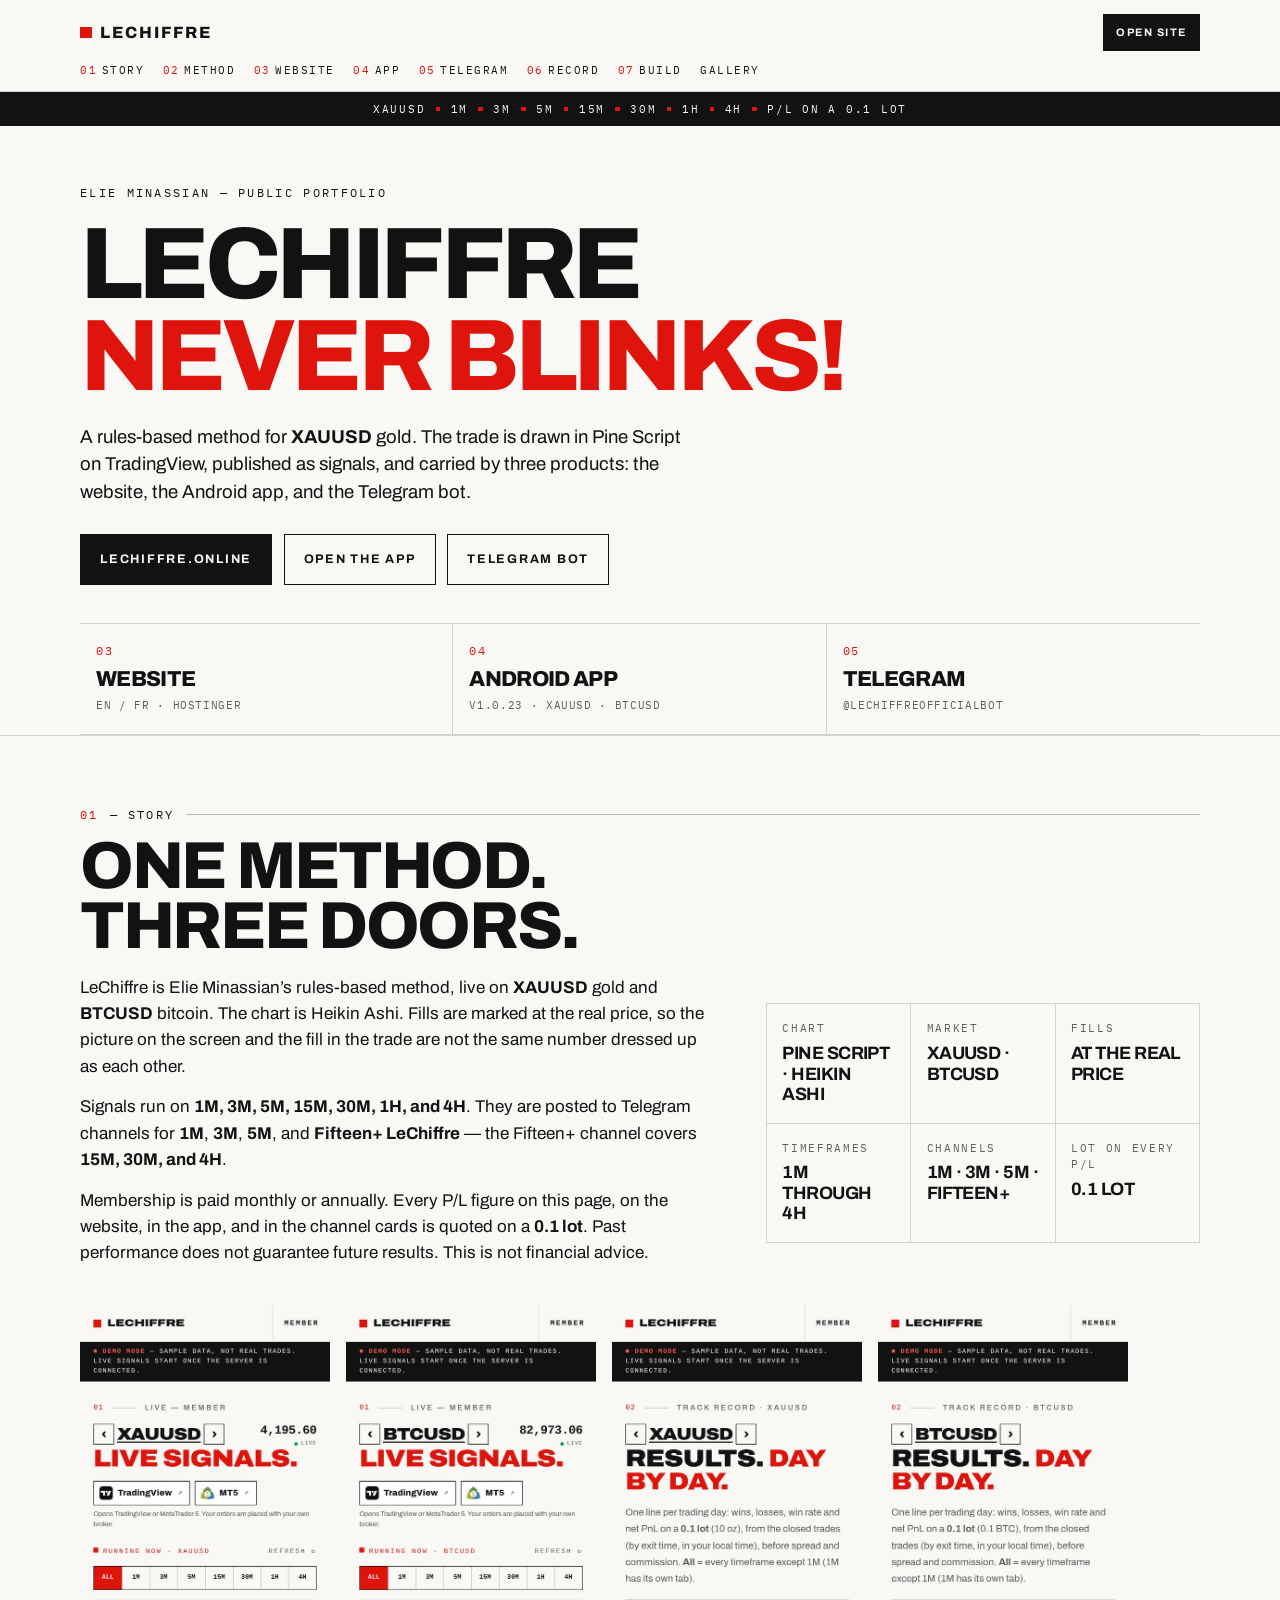
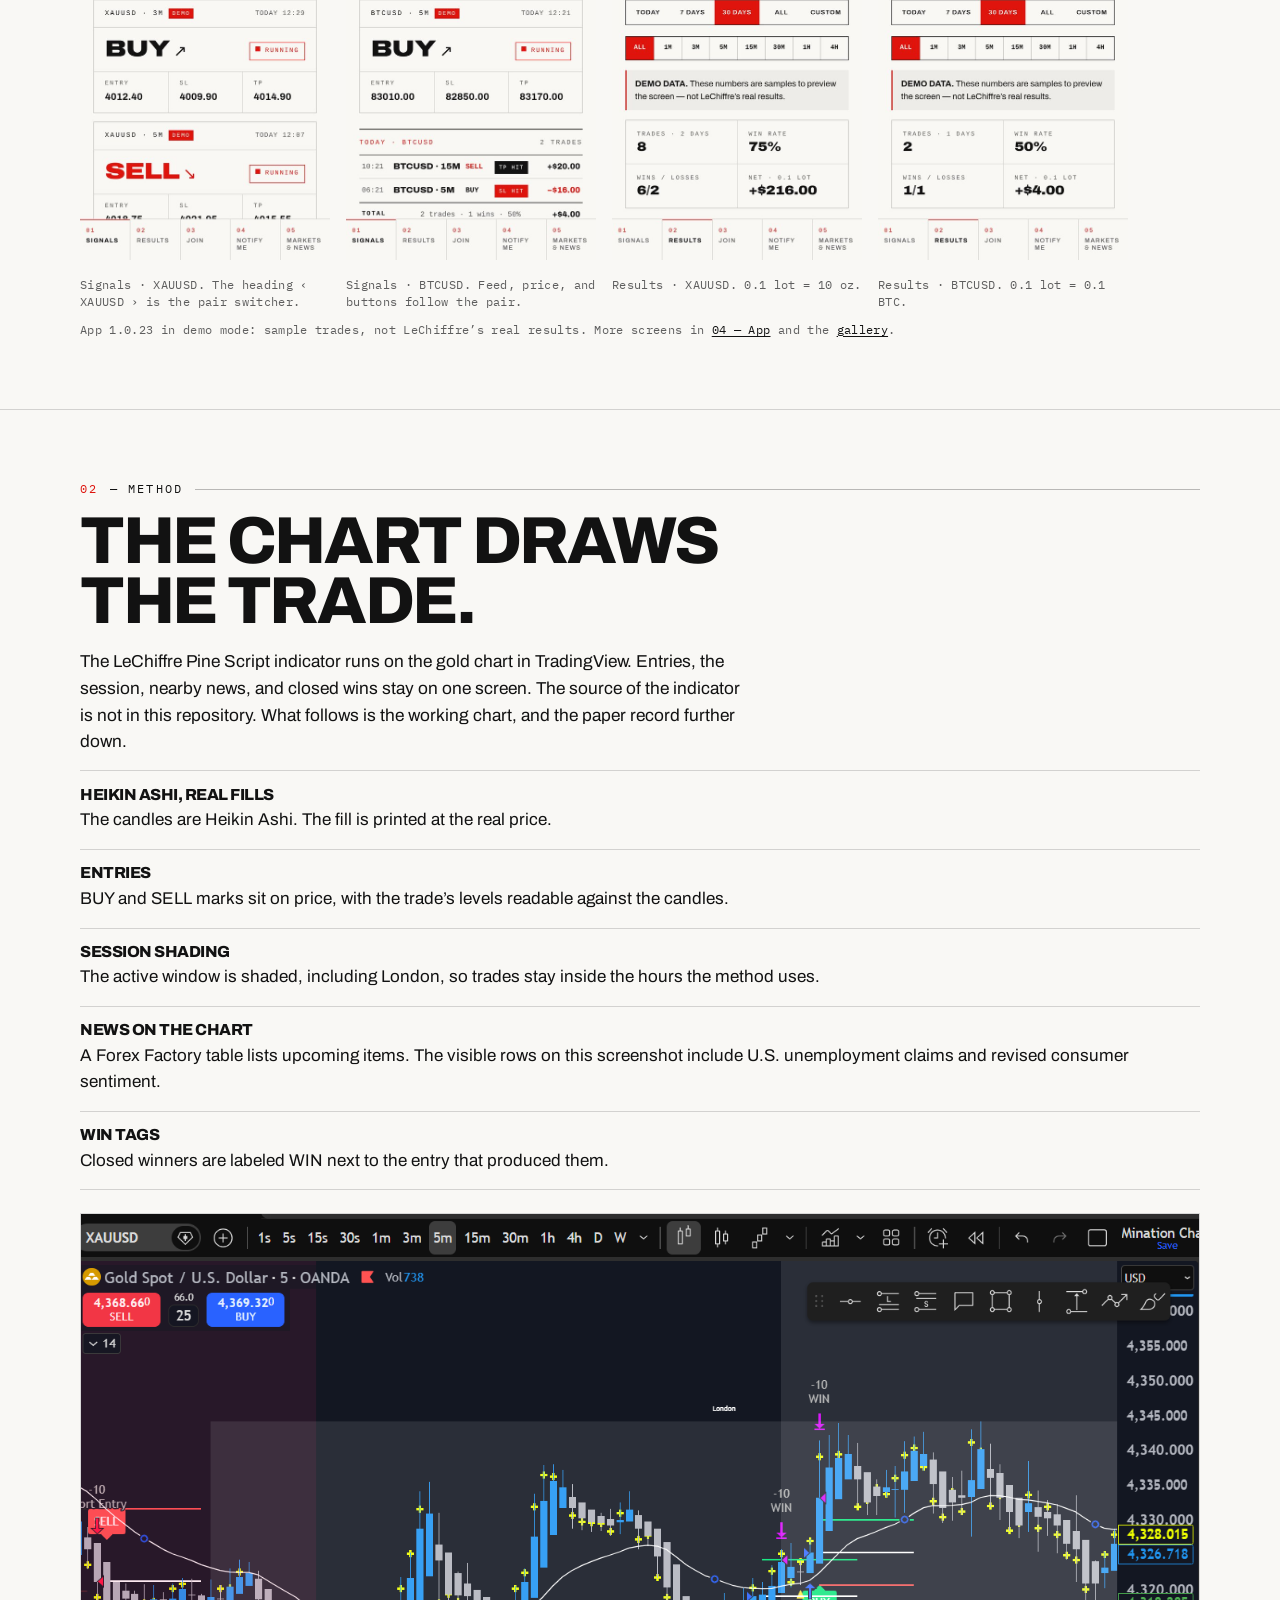
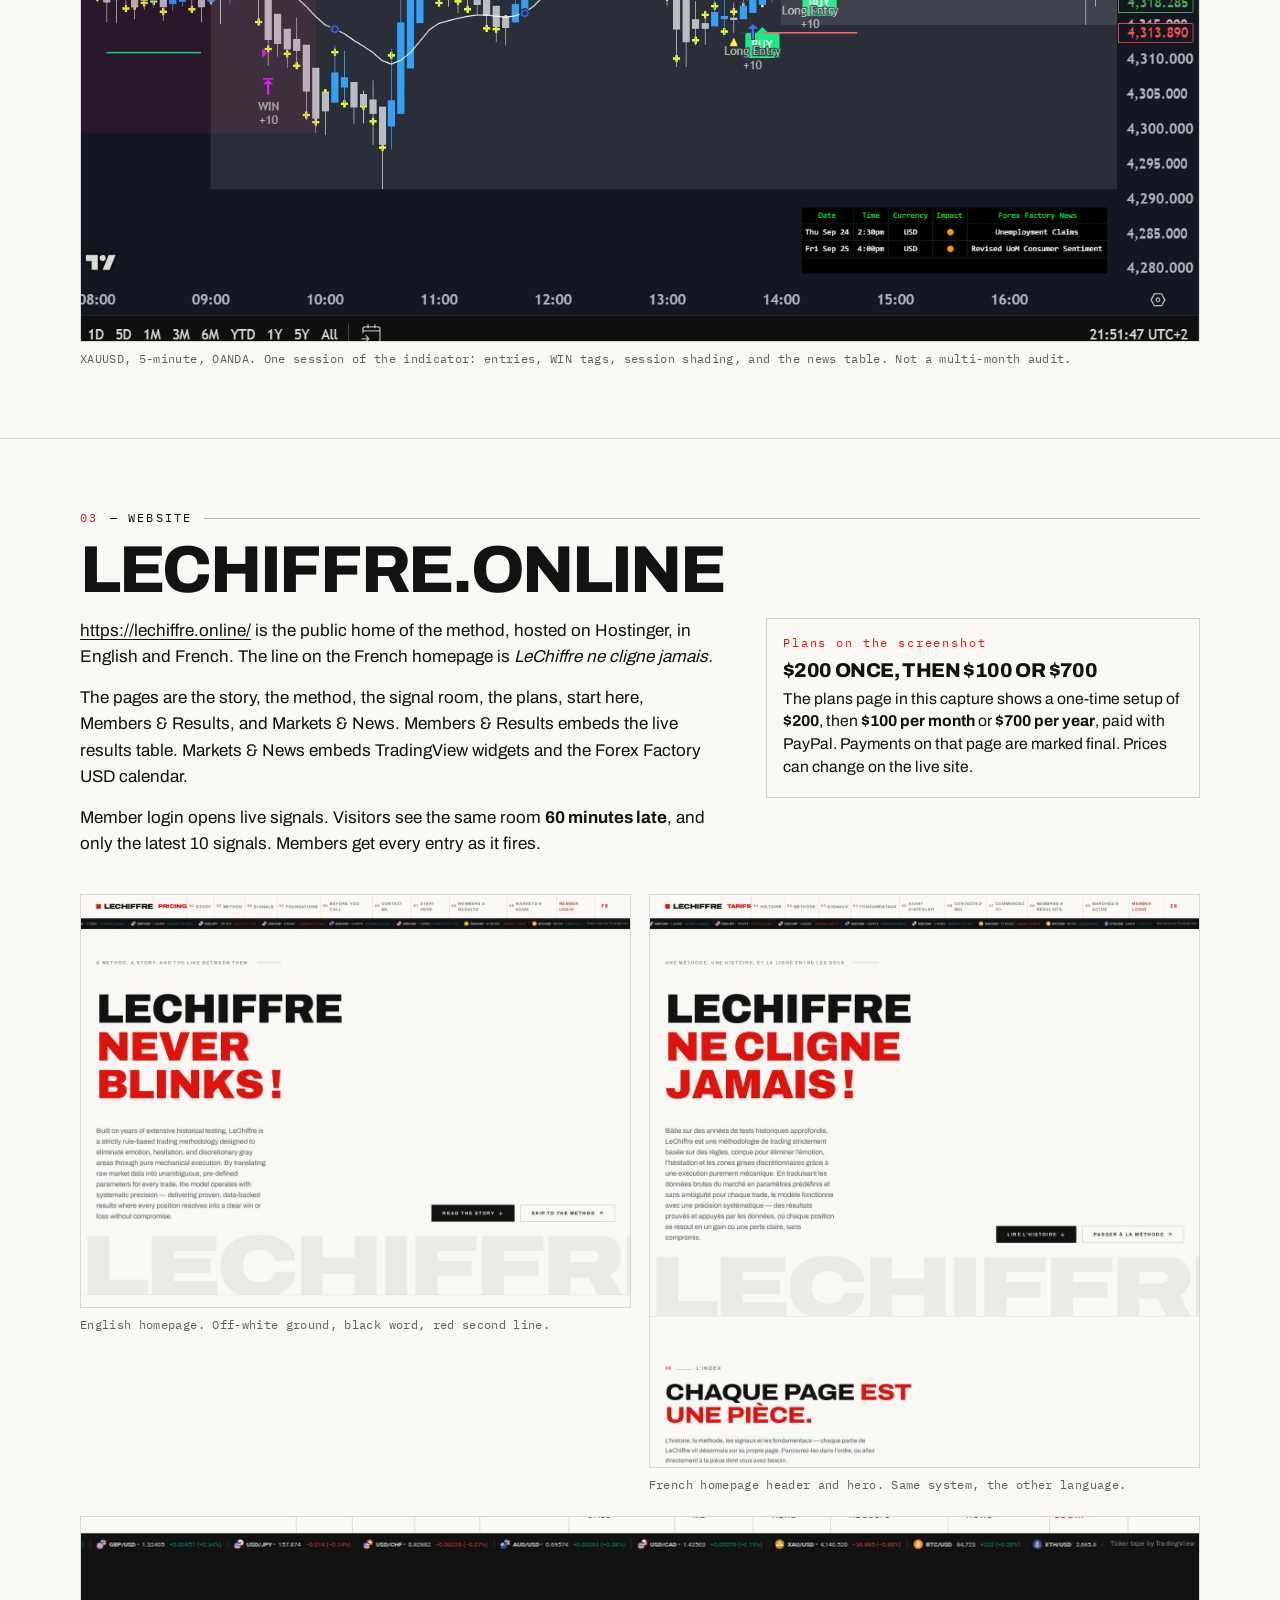
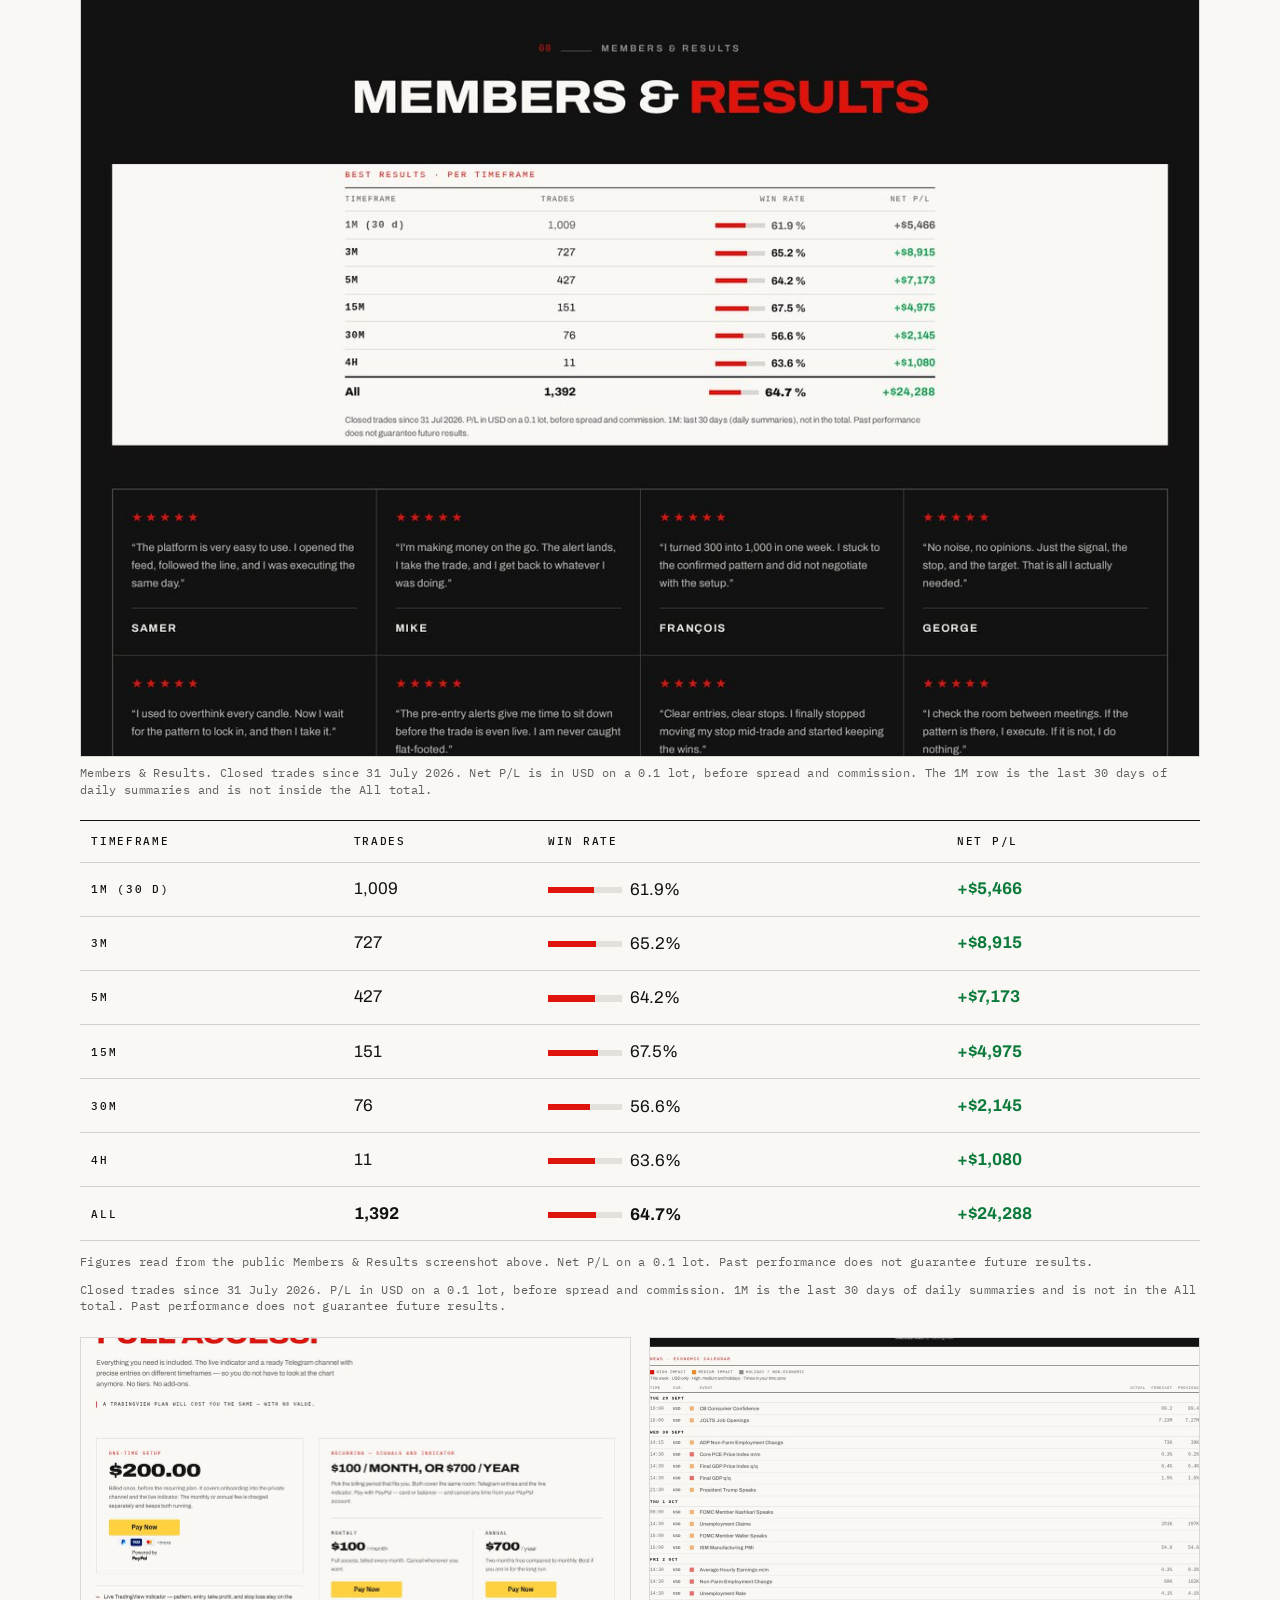
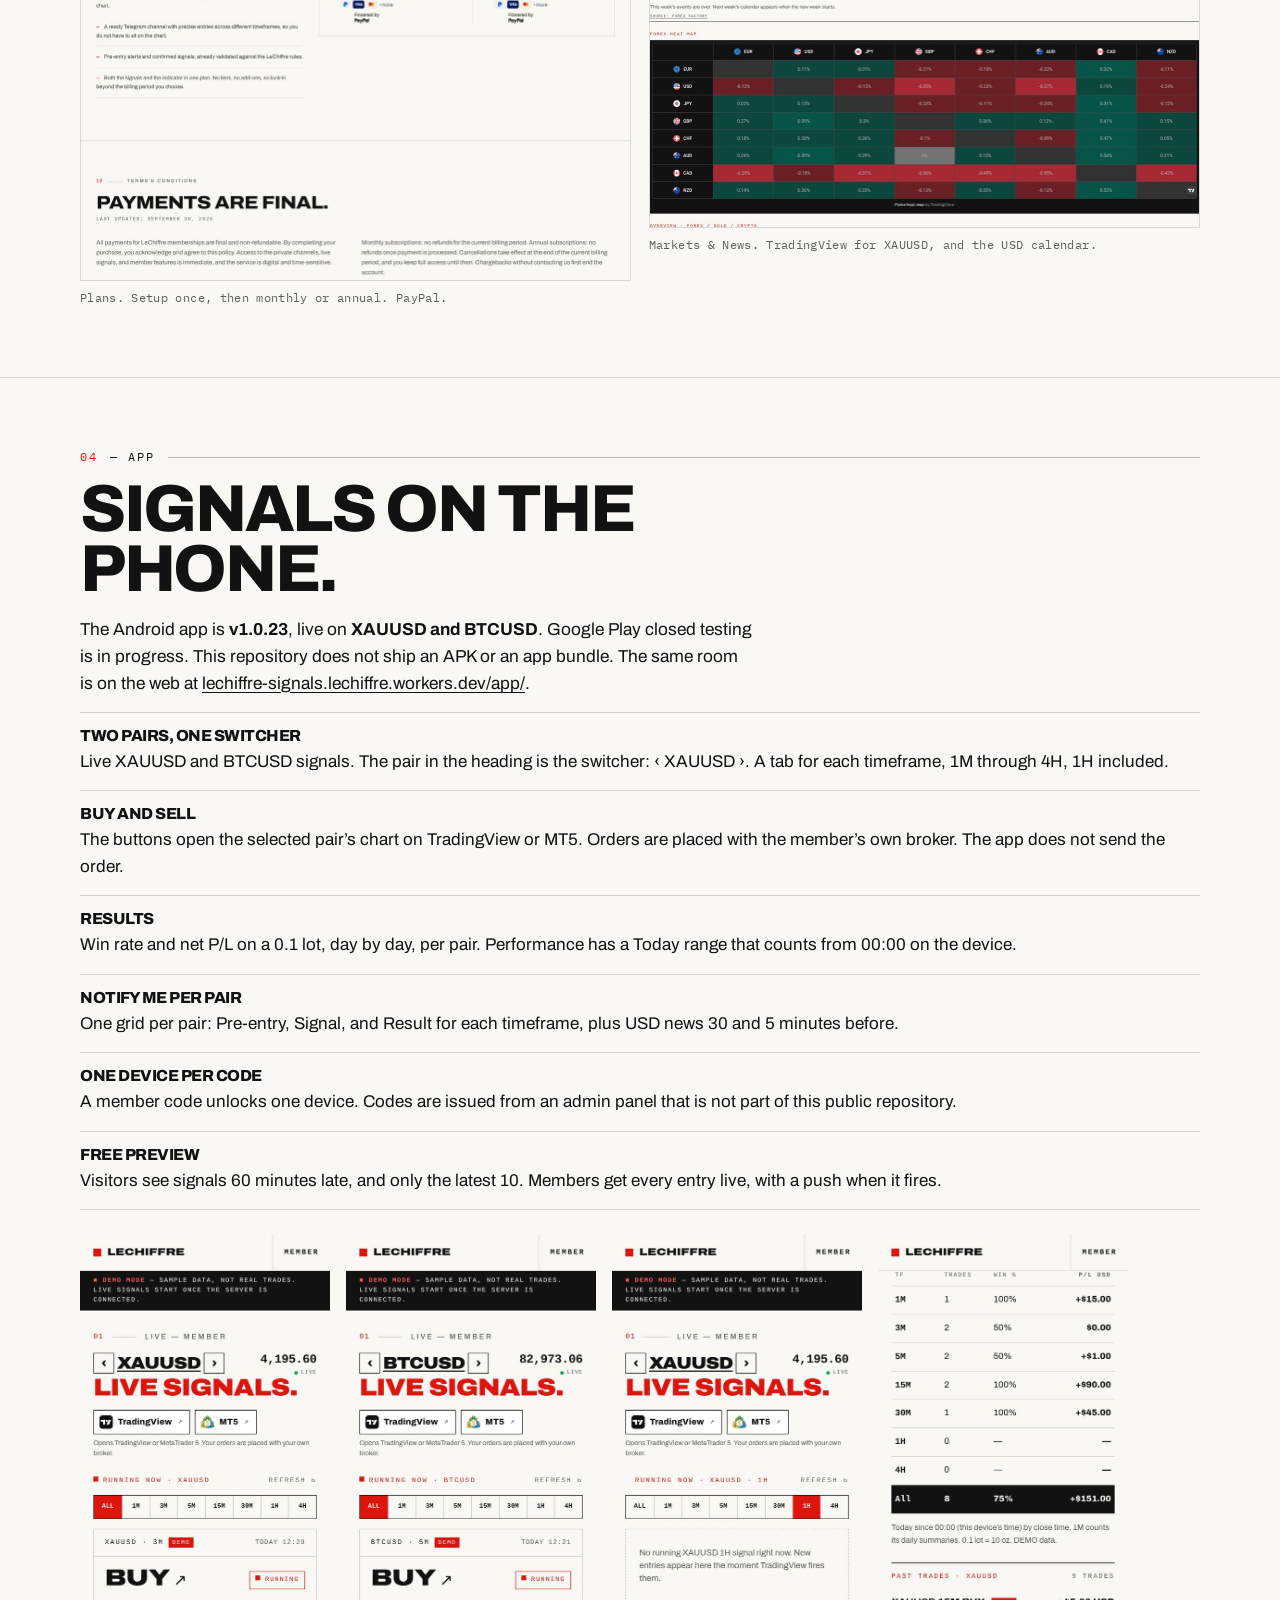
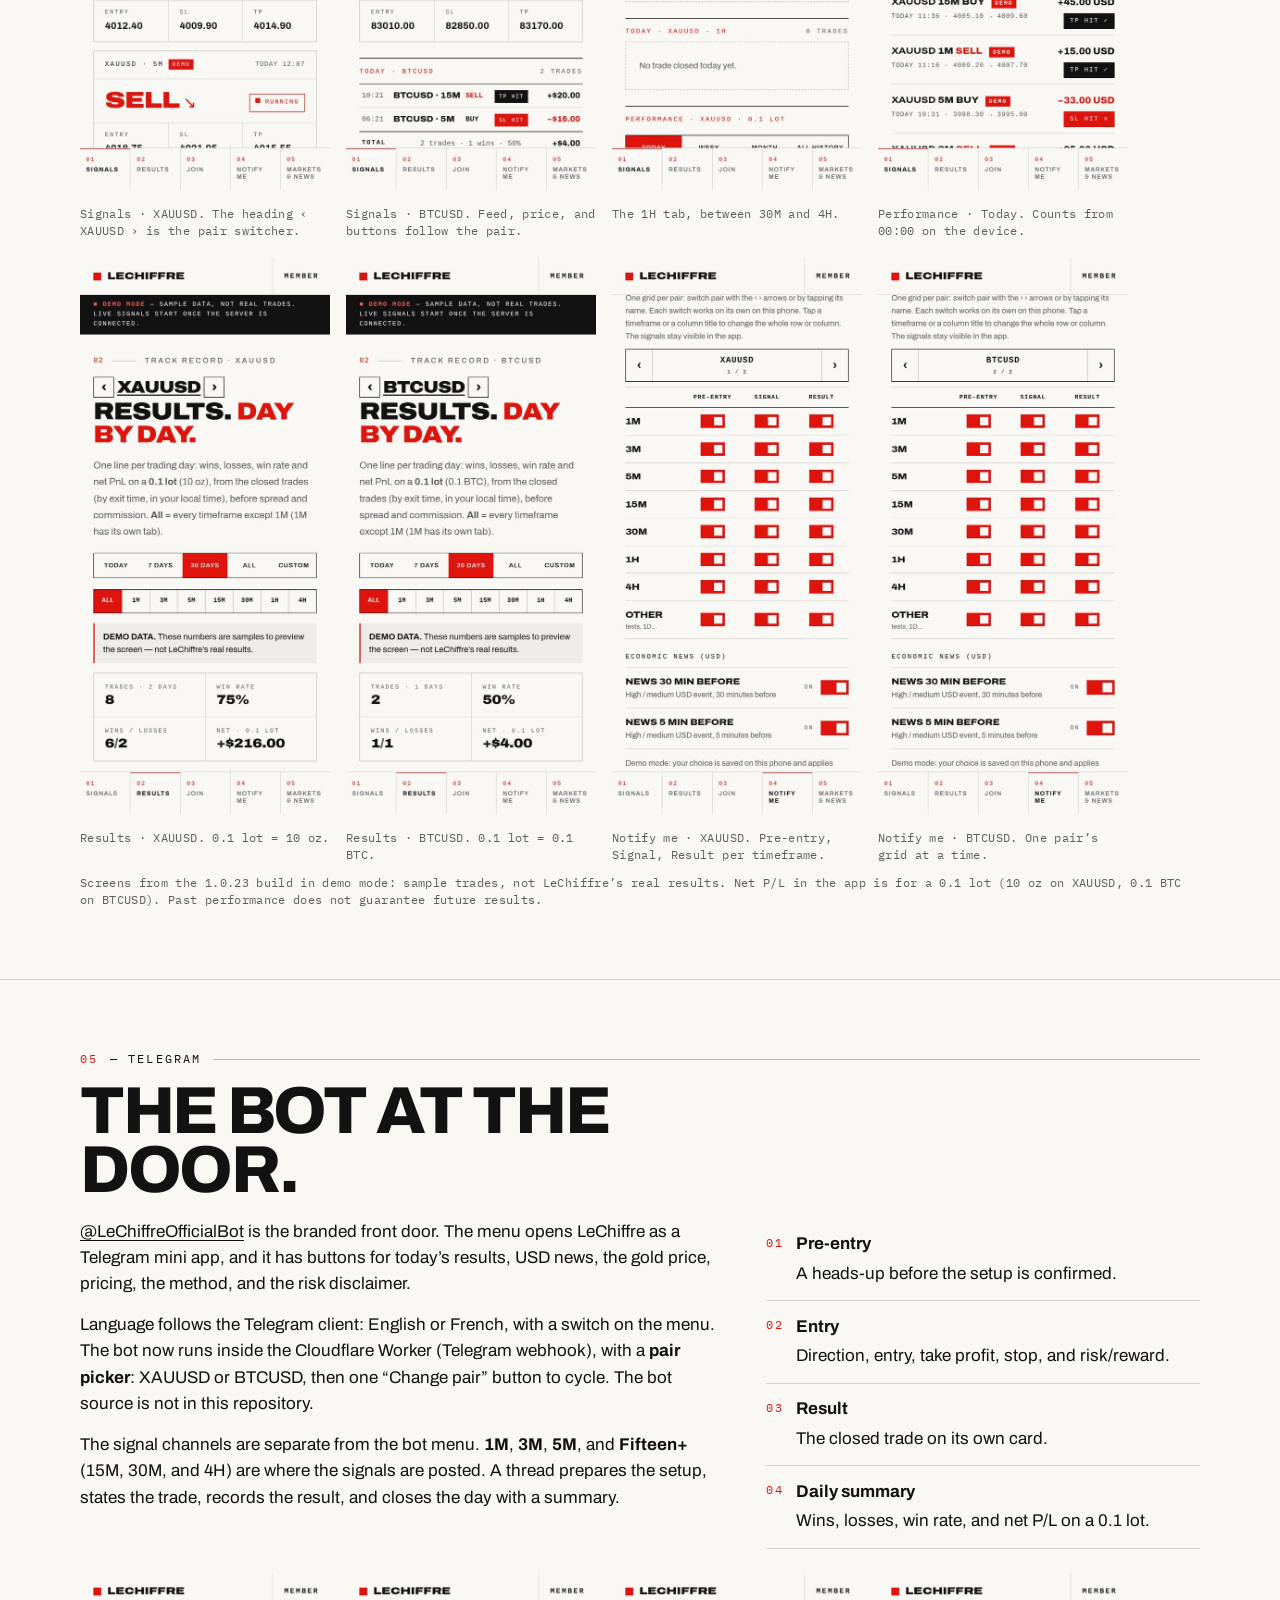
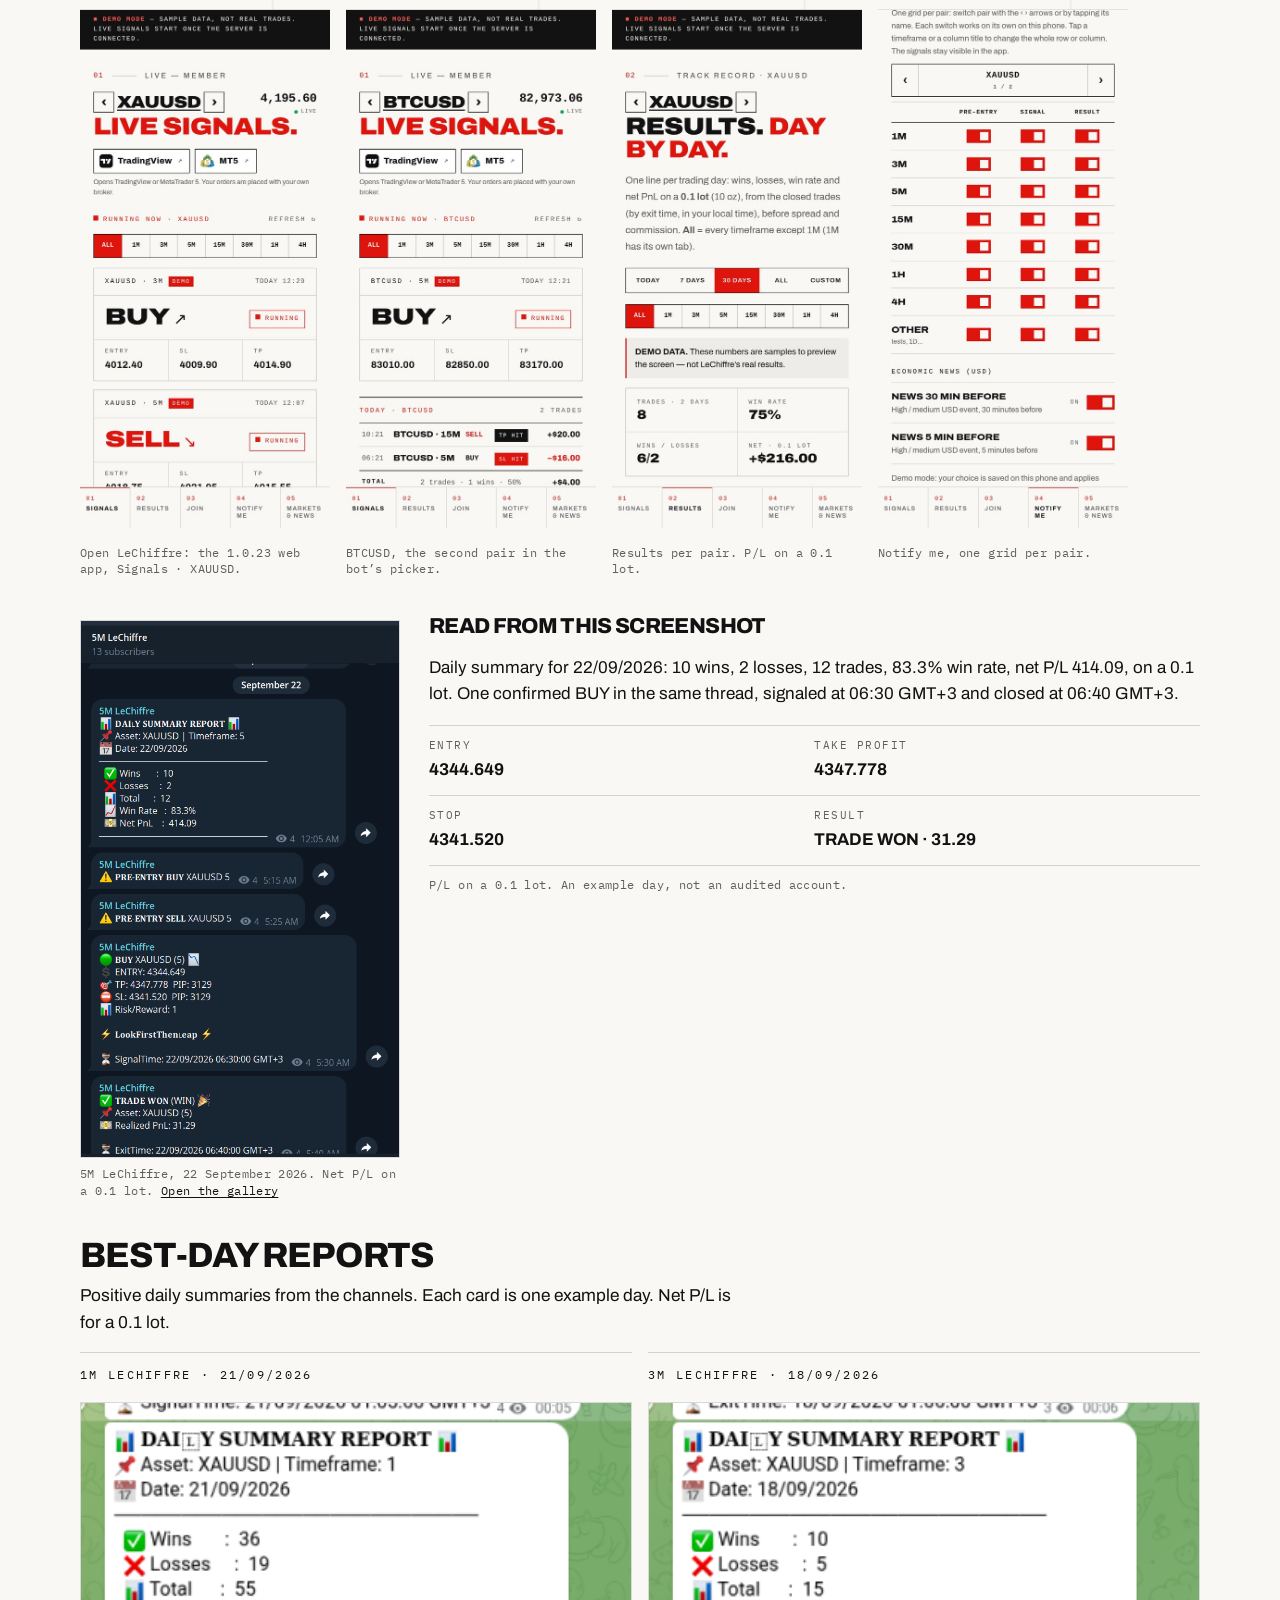
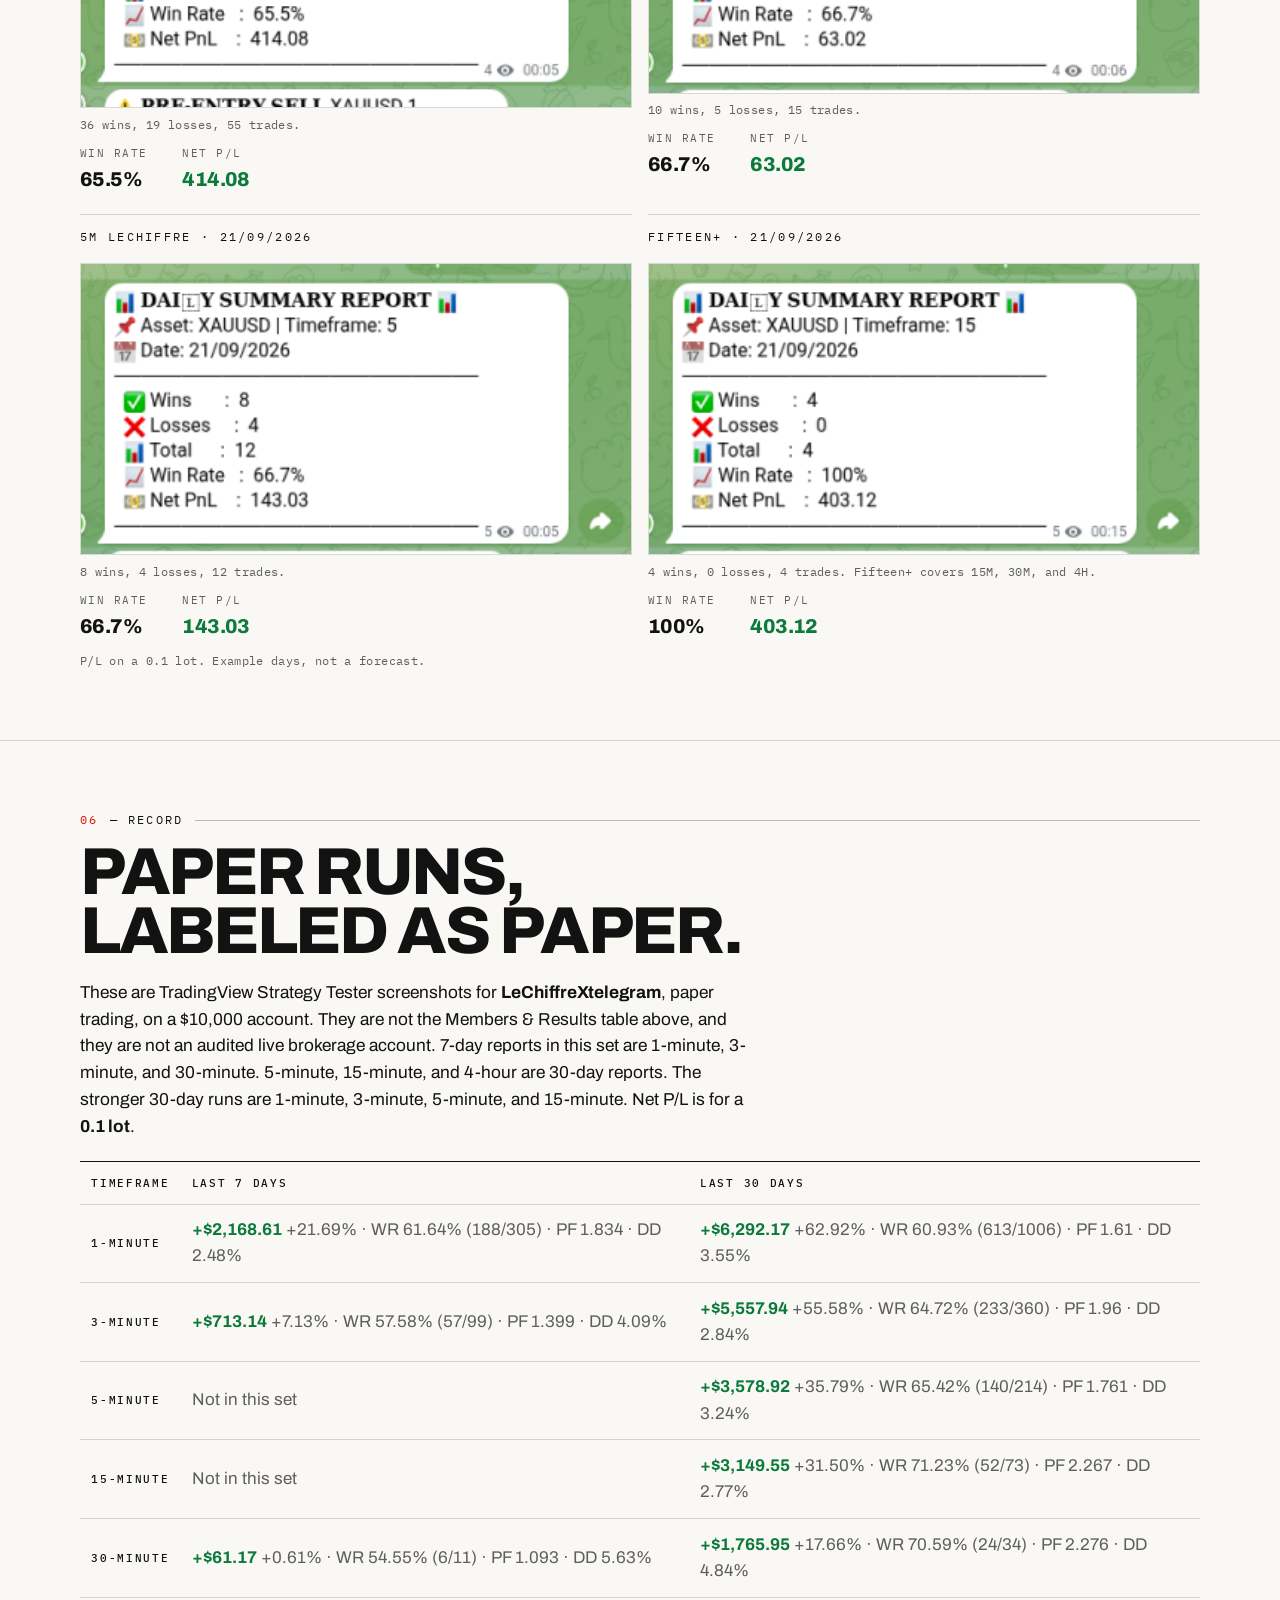
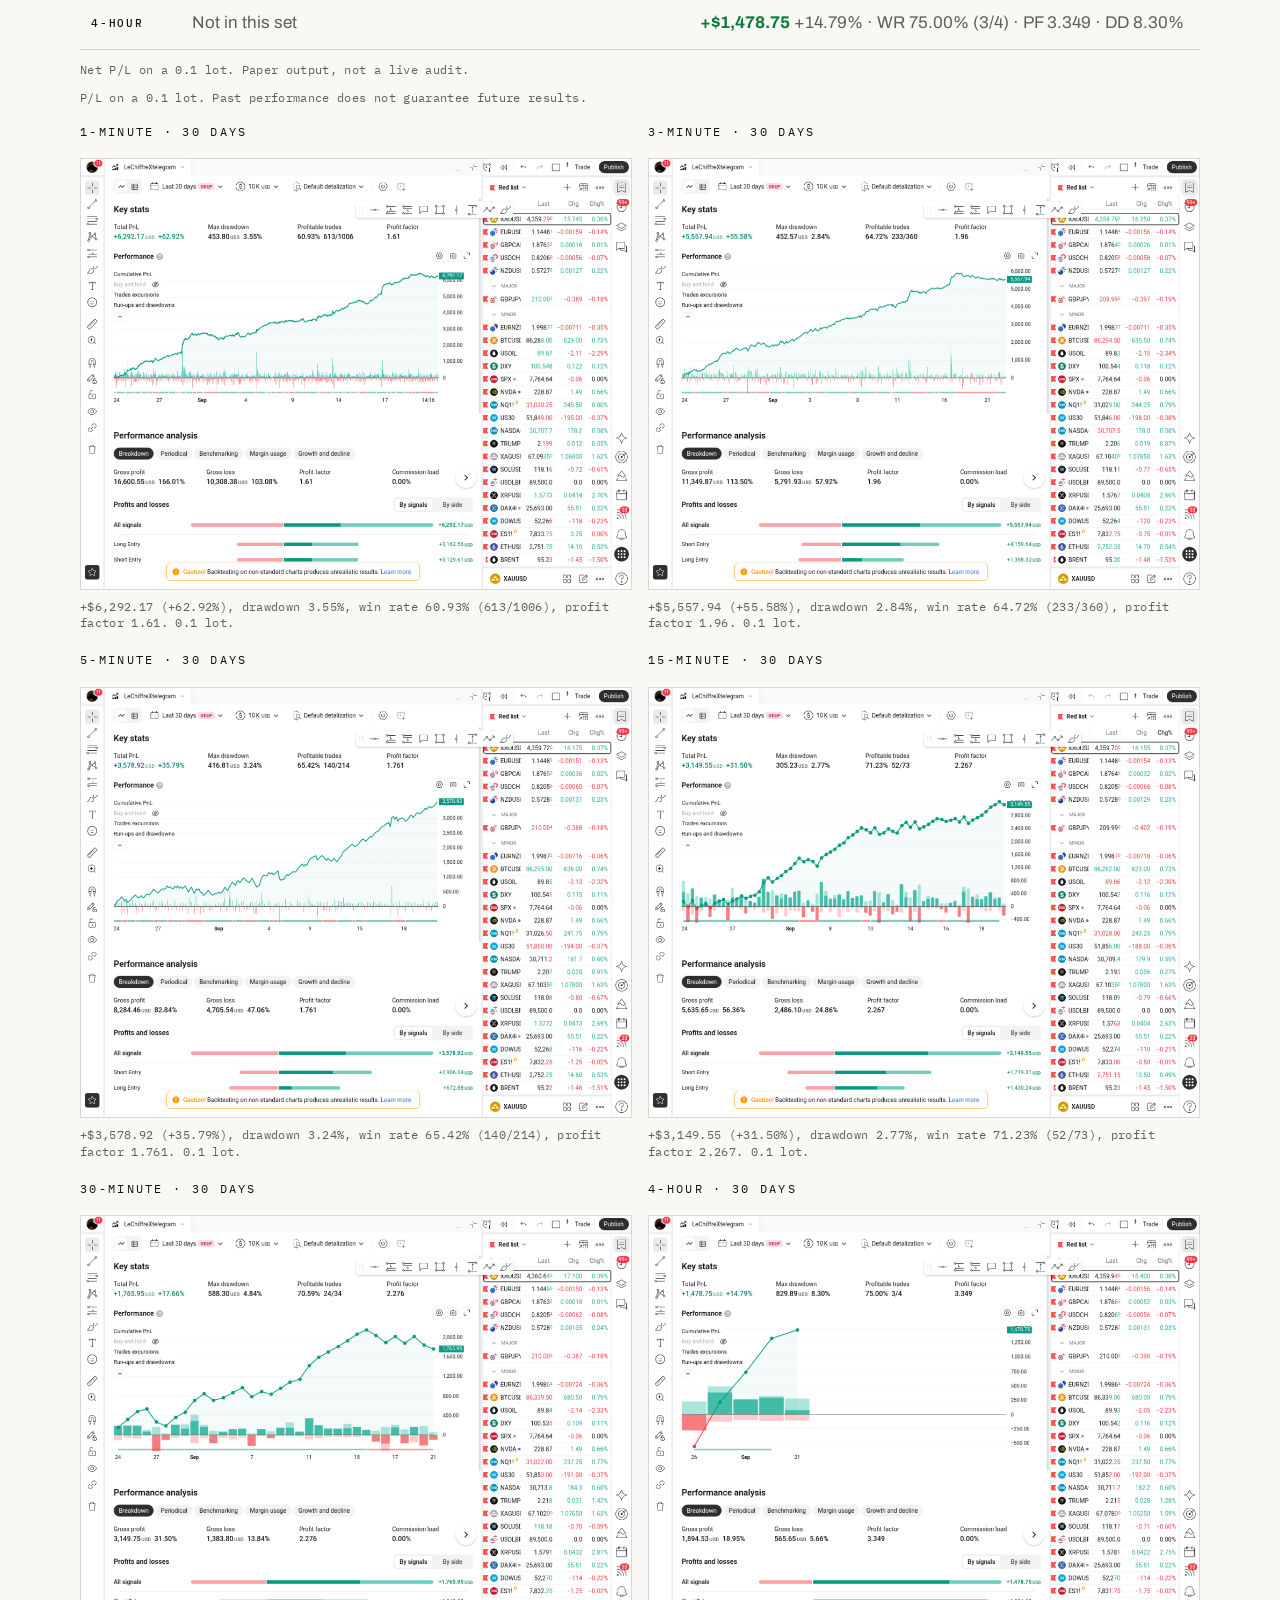
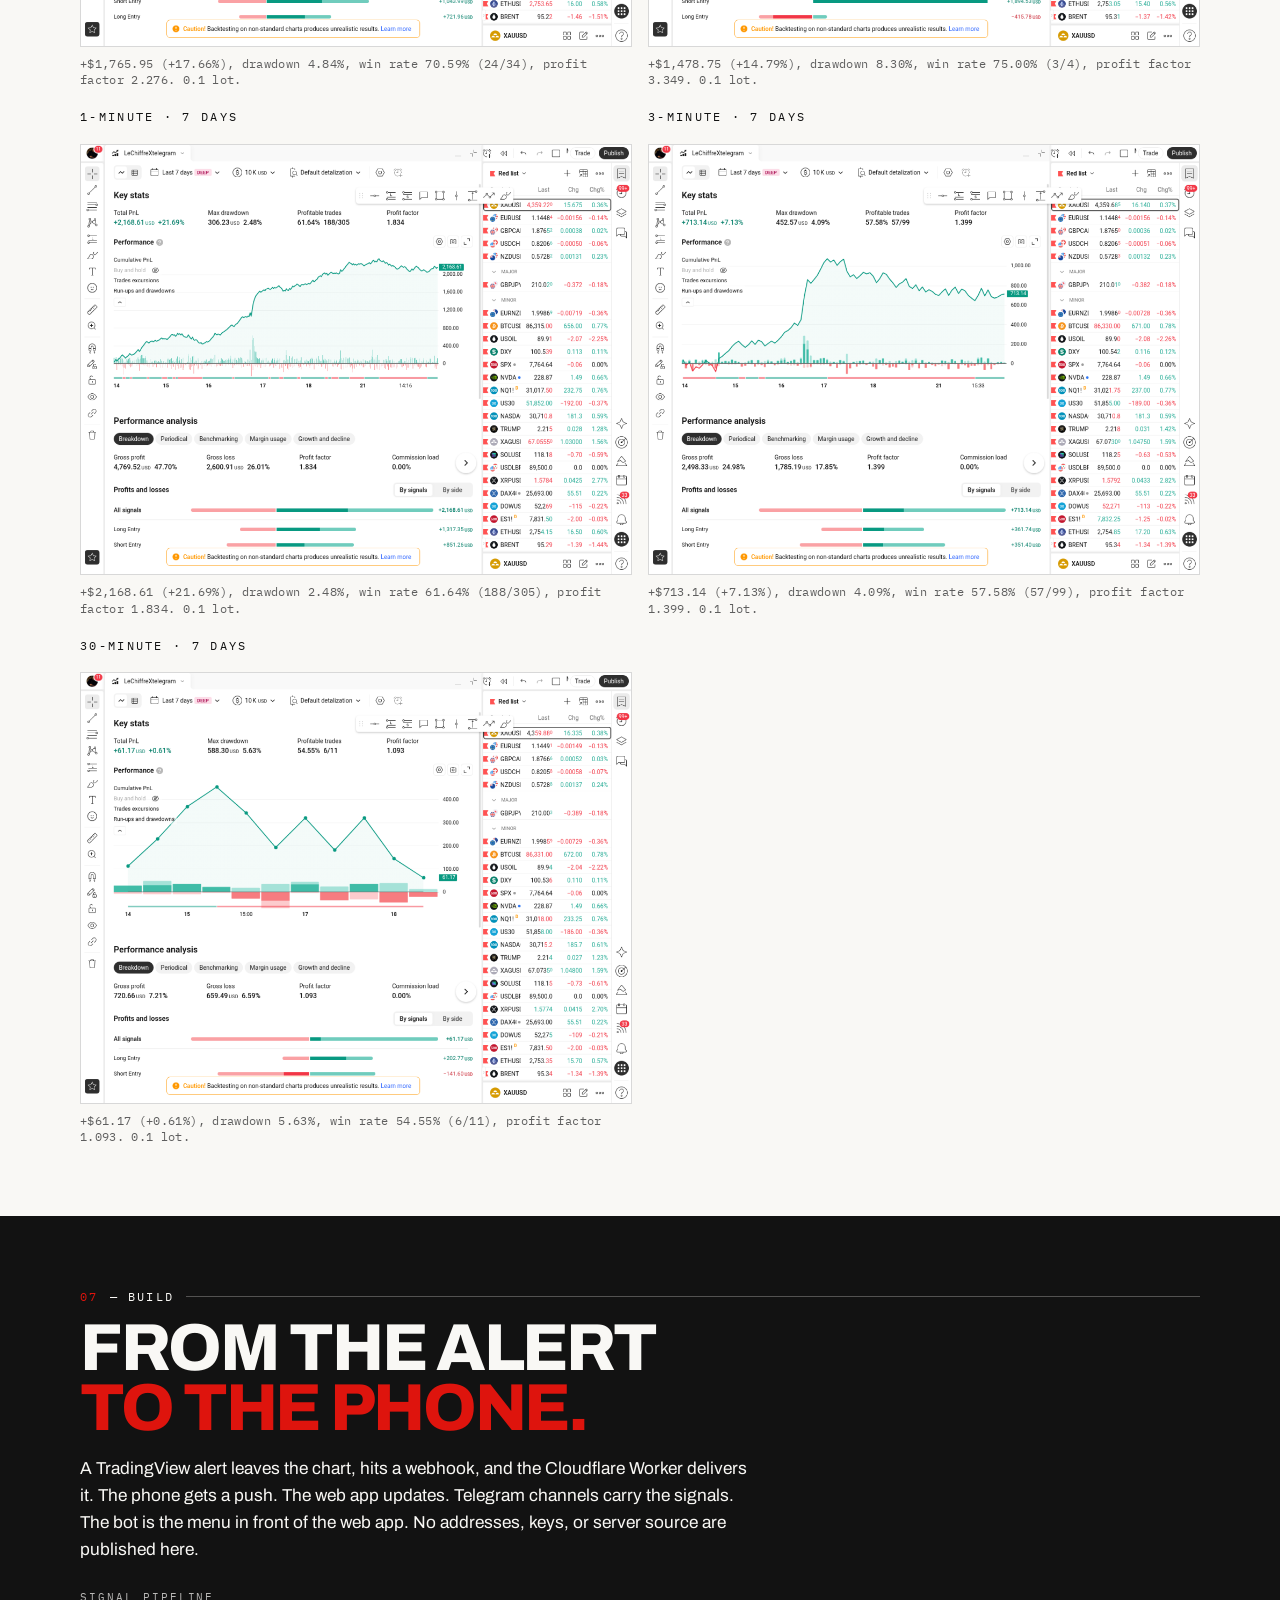
<file: index.html>
<!DOCTYPE html>
<html lang="en">
  <head>
    <meta charset="utf-8" />
    <meta name="viewport" content="width=device-width, initial-scale=1" />
    <title>LeChiffre — XAUUSD method, website, app, and Telegram</title>
    <meta
      name="description"
      content="Public portfolio of Elie Minassian: LeChiffre, a rules-based XAUUSD method. Pine Script on TradingView, lechiffre.online, the Android app, and the Telegram bot."
    />
    <meta name="author" content="Elie Minassian" />
    <meta name="theme-color" content="#F9F8F5" />
    <link rel="canonical" href="https://e-mination.github.io/lechiffre-trading/" />
    <meta property="og:title" content="LeChiffre never blinks." />
    <meta
      property="og:description"
      content="Rules-based XAUUSD method by Elie Minassian. Website, Android app, and Telegram bot. P/L quoted on a 0.1 lot."
    />
    <meta property="og:type" content="website" />
    <meta property="og:url" content="https://e-mination.github.io/lechiffre-trading/" />
    <meta property="og:image" content="https://e-mination.github.io/lechiffre-trading/assets/showcase/og.jpg" />
    <link rel="icon" href="assets/favicon.svg" type="image/svg+xml" />
    <link rel="stylesheet" href="css/styles.css" />
    <script type="application/ld+json">
      {
        "@context": "https://schema.org",
        "@type": "WebSite",
        "name": "LeChiffre portfolio",
        "url": "https://e-mination.github.io/lechiffre-trading/",
        "description": "Public portfolio of the LeChiffre XAUUSD method: website, Android app, and Telegram bot.",
        "author": {
          "@type": "Person",
          "name": "Elie Minassian",
          "url": "https://github.com/e-mination"
        }
      }
    </script>
  </head>
  <body>
    <a class="skip" href="#main">Skip to content</a>
    <header class="top">
      <div class="wrap">
        <div class="top-row">
          <a class="brand" href="index.html"><span class="mark" aria-hidden="true"></span>LeChiffre</a>
          <a class="btn small" href="https://lechiffre.online/">Open site</a>
        </div>
        <nav class="nav" aria-label="Primary">
          <a href="#story"><span class="n">01</span>Story</a>
          <a href="#method"><span class="n">02</span>Method</a>
          <a href="#website"><span class="n">03</span>Website</a>
          <a href="#app"><span class="n">04</span>App</a>
          <a href="#telegram"><span class="n">05</span>Telegram</a>
          <a href="#record"><span class="n">06</span>Record</a>
          <a href="#build"><span class="n">07</span>Build</a>
          <a href="gallery.html">Gallery</a>
        </nav>
      </div>
    </header>

    <p class="tape">
      XAUUSD<i></i>1M<i></i>3M<i></i>5M<i></i>15M<i></i>30M<i></i>1H<i></i>4H<i></i>P/L on a 0.1 lot
    </p>

    <main id="main">
      <section class="hero">
        <div class="wrap">
          <p class="kicker">Elie Minassian — public portfolio</p>
          <h1>LeChiffre<span class="red">Never blinks!</span></h1>
          <p class="lede">
            A rules-based method for <strong>XAUUSD</strong> gold. The trade is drawn
            in Pine Script on TradingView, published as signals, and carried by
            three products: the website, the Android app, and the Telegram bot.
          </p>
          <div class="actions">
            <a class="btn" href="https://lechiffre.online/">lechiffre.online</a>
            <a class="btn ghost" href="https://lechiffre-signals.lechiffre.workers.dev/app/">Open the app</a>
            <a class="btn ghost" href="https://t.me/LeChiffreOfficialBot">Telegram bot</a>
          </div>
        </div>
      </section>

      <div class="wrap">
        <ul class="jump">
          <li>
            <a href="#website">
              <span class="n">03</span>
              <strong>Website</strong>
              <small>EN / FR · Hostinger</small>
            </a>
          </li>
          <li>
            <a href="#app">
              <span class="n">04</span>
              <strong>Android app</strong>
              <small>v1.0.23 · XAUUSD · BTCUSD</small>
            </a>
          </li>
          <li>
            <a href="#telegram">
              <span class="n">05</span>
              <strong>Telegram</strong>
              <small>@LeChiffreOfficialBot</small>
            </a>
          </li>
        </ul>
      </div>

      <section id="story">
        <div class="wrap">
          <p class="label"><span class="num">01</span> — Story</p>
          <h2>One method. Three doors.</h2>
          <div class="split">
            <div class="prose">
              <p>
                LeChiffre is Elie Minassian’s rules-based method, live on
                <strong>XAUUSD</strong> gold and <strong>BTCUSD</strong> bitcoin. The chart
                is Heikin Ashi. Fills are marked at the real price, so the picture
                on the screen and the fill in the trade are not the same number
                dressed up as each other.
              </p>
              <p>
                Signals run on <strong>1M, 3M, 5M, 15M, 30M, 1H, and 4H</strong>.
                They are posted to Telegram channels for <strong>1M</strong>,
                <strong>3M</strong>, <strong>5M</strong>, and
                <strong>Fifteen+ LeChiffre</strong> — the Fifteen+ channel covers
                <strong>15M, 30M, and 4H</strong>.
              </p>
              <p>
                Membership is paid monthly or annually. Every P/L figure on this
                page, on the website, in the app, and in the channel cards is
                quoted on a <strong>0.1 lot</strong>. Past performance does not
                guarantee future results. This is not financial advice.
              </p>
            </div>
            <dl class="facts">
              <div>
                <dt>Chart</dt>
                <dd>Pine Script · Heikin Ashi</dd>
              </div>
              <div>
                <dt>Market</dt>
                <dd>XAUUSD · BTCUSD</dd>
              </div>
              <div>
                <dt>Fills</dt>
                <dd>At the real price</dd>
              </div>
              <div>
                <dt>Timeframes</dt>
                <dd>1M through 4H</dd>
              </div>
              <div>
                <dt>Channels</dt>
                <dd>1M · 3M · 5M · Fifteen+</dd>
              </div>
              <div>
                <dt>Lot on every P/L</dt>
                <dd>0.1 lot</dd>
              </div>
            </dl>
          </div>
          <div class="phones">
            <figure>
              <img
                src="assets/app-v1.0.23/signals-xauusd.jpg"
                width="540"
                height="1199"
                alt="LeChiffre app 1.0.23, Signals on XAUUSD. The pair heading is the switcher, with TradingView and MT5 buttons and running BUY and SELL cards. Demo data."
                loading="lazy"
              />
              <figcaption>Signals · XAUUSD. The heading ‹ XAUUSD › is the pair switcher.</figcaption>
            </figure>
            <figure>
              <img
                src="assets/app-v1.0.23/signals-btcusd.jpg"
                width="540"
                height="1199"
                alt="LeChiffre app 1.0.23, Signals switched to BTCUSD, with a running BUY card and today’s BTCUSD trades. Demo data."
                loading="lazy"
              />
              <figcaption>Signals · BTCUSD. Feed, price, and buttons follow the pair.</figcaption>
            </figure>
            <figure>
              <img
                src="assets/app-v1.0.23/results-xauusd.jpg"
                width="540"
                height="1199"
                alt="LeChiffre app 1.0.23, Results day by day for XAUUSD on a 0.1 lot (10 oz). Demo data."
                loading="lazy"
              />
              <figcaption>Results · XAUUSD. 0.1 lot = 10 oz.</figcaption>
            </figure>
            <figure>
              <img
                src="assets/app-v1.0.23/results-btcusd.jpg"
                width="540"
                height="1199"
                alt="LeChiffre app 1.0.23, Results day by day for BTCUSD on a 0.1 lot (0.1 BTC). Demo data."
                loading="lazy"
              />
              <figcaption>Results · BTCUSD. 0.1 lot = 0.1 BTC.</figcaption>
            </figure>
          </div>
          <p class="lot">
            App 1.0.23 in demo mode: sample trades, not LeChiffre’s real
            results. More screens in <a href="#app">04 — App</a> and the
            <a href="gallery.html#v1023-signals-xauusd">gallery</a>.
          </p>
        </div>
      </section>

      <section id="method">
        <div class="wrap">
          <p class="label"><span class="num">02</span> — Method</p>
          <h2>The chart draws the trade.</h2>
          <p class="intro">
            The LeChiffre Pine Script indicator runs on the gold chart in
            TradingView. Entries, the session, nearby news, and closed wins stay
            on one screen. The source of the indicator is not in this repository.
            What follows is the working chart, and the paper record further down.
          </p>
          <ul class="checklist">
            <li>
              <h3>Heikin Ashi, real fills</h3>
              <p>The candles are Heikin Ashi. The fill is printed at the real price.</p>
            </li>
            <li>
              <h3>Entries</h3>
              <p>BUY and SELL marks sit on price, with the trade’s levels readable against the candles.</p>
            </li>
            <li>
              <h3>Session shading</h3>
              <p>The active window is shaded, including London, so trades stay inside the hours the method uses.</p>
            </li>
            <li>
              <h3>News on the chart</h3>
              <p>A Forex Factory table lists upcoming items. The visible rows on this screenshot include U.S. unemployment claims and revised consumer sentiment.</p>
            </li>
            <li>
              <h3>Win tags</h3>
              <p>Closed winners are labeled WIN next to the entry that produced them.</p>
            </li>
          </ul>
          <figure class="shot">
            <img
              src="assets/tradingview-indicator-xauusd.png"
              width="1407"
              height="915"
              alt="TradingView chart of Gold Spot versus the U.S. Dollar on the 5-minute OANDA feed. The LeChiffre Pine indicator marks buy and sell entries, WIN labels, session shading, and a Forex Factory news table."
            />
            <figcaption>
              XAUUSD, 5-minute, OANDA. One session of the indicator: entries, WIN
              tags, session shading, and the news table. Not a multi-month audit.
            </figcaption>
          </figure>
        </div>
      </section>

      <section id="website">
        <div class="wrap">
          <p class="label"><span class="num">03</span> — Website</p>
          <h2>Lechiffre.online</h2>
          <div class="split">
            <div class="prose">
              <p>
                <a href="https://lechiffre.online/">https://lechiffre.online/</a>
                is the public home of the method, hosted on Hostinger, in English
                and French. The line on the French homepage is
                <em>LeChiffre ne cligne jamais.</em>
              </p>
              <p>
                The pages are the story, the method, the signal room, the plans,
                start here, Members &amp; Results, and Markets &amp; News. Members
                &amp; Results embeds the live results table. Markets &amp; News
                embeds TradingView widgets and the Forex Factory USD calendar.
              </p>
              <p>
                Member login opens live signals. Visitors see the same room
                <strong>60 minutes late</strong>, and only the latest 10 signals.
                Members get every entry as it fires.
              </p>
            </div>
            <div class="paper-card">
              <p class="num">Plans on the screenshot</p>
              <h3>$200 once, then $100 or $700</h3>
              <p>
                The plans page in this capture shows a one-time setup of
                <strong>$200</strong>, then <strong>$100 per month</strong> or
                <strong>$700 per year</strong>, paid with PayPal. Payments on that
                page are marked final. Prices can change on the live site.
              </p>
            </div>
          </div>

          <div class="pair">
            <figure class="shot">
              <img
                src="assets/showcase/website-home-hero.jpg"
                width="1200"
                height="900"
                alt="English homepage of lechiffre.online. Black and red headline: LeChiffre never blinks. Off-white background, red square logo, numbered navigation."
              />
              <figcaption>English homepage. Off-white ground, black word, red second line.</figcaption>
            </figure>
            <figure class="shot">
              <img
                src="assets/showcase/website-fr-hero.jpg"
                width="1200"
                height="1250"
                alt="French homepage of lechiffre.online. Headline LeChiffre ne cligne jamais, with the second line in red, and the opening paragraph of the method."
              />
              <figcaption>French homepage header and hero. Same system, the other language.</figcaption>
            </figure>
          </div>

          <figure class="shot">
            <img
              src="assets/showcase/website-members.jpg"
              width="1200"
              height="900"
              alt="Members and Results on lechiffre.online. Black band with the red word Results, then a table of win rate and net P/L by timeframe on a 0.1 lot."
            />
            <figcaption>
              Members &amp; Results. Closed trades since 31 July 2026. Net P/L is
              in USD on a 0.1 lot, before spread and commission. The 1M row is the
              last 30 days of daily summaries and is not inside the All total.
            </figcaption>
          </figure>

          <div class="table-scroll">
            <table>
              <caption>
                Figures read from the public Members &amp; Results screenshot above.
                Net P/L on a 0.1 lot. Past performance does not guarantee future results.
              </caption>
              <thead>
                <tr>
                  <th scope="col">Timeframe</th>
                  <th scope="col">Trades</th>
                  <th scope="col">Win rate</th>
                  <th scope="col">Net P/L</th>
                </tr>
              </thead>
              <tbody>
                <tr>
                  <th scope="row">1M (30 d)</th>
                  <td>1,009</td>
                  <td><span class="meter"><i style="--w: 61.9%"></i>61.9%</span></td>
                  <td class="pnl">+$5,466</td>
                </tr>
                <tr>
                  <th scope="row">3M</th>
                  <td>727</td>
                  <td><span class="meter"><i style="--w: 65.2%"></i>65.2%</span></td>
                  <td class="pnl">+$8,915</td>
                </tr>
                <tr>
                  <th scope="row">5M</th>
                  <td>427</td>
                  <td><span class="meter"><i style="--w: 64.2%"></i>64.2%</span></td>
                  <td class="pnl">+$7,173</td>
                </tr>
                <tr>
                  <th scope="row">15M</th>
                  <td>151</td>
                  <td><span class="meter"><i style="--w: 67.5%"></i>67.5%</span></td>
                  <td class="pnl">+$4,975</td>
                </tr>
                <tr>
                  <th scope="row">30M</th>
                  <td>76</td>
                  <td><span class="meter"><i style="--w: 56.6%"></i>56.6%</span></td>
                  <td class="pnl">+$2,145</td>
                </tr>
                <tr>
                  <th scope="row">4H</th>
                  <td>11</td>
                  <td><span class="meter"><i style="--w: 63.6%"></i>63.6%</span></td>
                  <td class="pnl">+$1,080</td>
                </tr>
                <tr>
                  <th scope="row">All</th>
                  <td><strong>1,392</strong></td>
                  <td><span class="meter"><i style="--w: 64.7%"></i><strong>64.7%</strong></span></td>
                  <td class="pnl">+$24,288</td>
                </tr>
              </tbody>
            </table>
          </div>
          <p class="lot">
            Closed trades since 31 July 2026. P/L in USD on a 0.1 lot, before
            spread and commission. 1M is the last 30 days of daily summaries and
            is not in the All total. Past performance does not guarantee future
            results.
          </p>

          <div class="pair">
            <figure class="shot">
              <img
                src="assets/showcase/website-plans.jpg"
                width="1100"
                height="1085"
                alt="Plans page on lechiffre.online. One-time setup of 200 dollars, then 100 dollars a month or 700 dollars a year, paid with PayPal."
              />
              <figcaption>Plans. Setup once, then monthly or annual. PayPal.</figcaption>
            </figure>
            <figure class="shot">
              <img
                src="assets/showcase/website-markets.jpg"
                width="1100"
                height="978"
                alt="Markets and News on lechiffre.online. A TradingView XAUUSD chart widget beside a USD economic calendar."
              />
              <figcaption>Markets &amp; News. TradingView for XAUUSD, and the USD calendar.</figcaption>
            </figure>
          </div>
        </div>
      </section>

      <section id="app">
        <div class="wrap">
          <p class="label"><span class="num">04</span> — App</p>
          <h2>Signals on the phone.</h2>
          <p class="intro">
            The Android app is <strong>v1.0.23</strong>, live on <strong>XAUUSD and BTCUSD</strong>. Google Play closed testing
            is in progress. This repository does not ship an APK or an app bundle.
            The same room is on the web at
            <a href="https://lechiffre-signals.lechiffre.workers.dev/app/">lechiffre-signals.lechiffre.workers.dev/app/</a>.
          </p>
          <ul class="checklist">
            <li>
              <h3>Two pairs, one switcher</h3>
              <p>Live XAUUSD and BTCUSD signals. The pair in the heading is the switcher: ‹ XAUUSD ›. A tab for each timeframe, 1M through 4H, 1H included.</p>
            </li>
            <li>
              <h3>BUY and SELL</h3>
              <p>The buttons open the selected pair’s chart on TradingView or MT5. Orders are placed with the member’s own broker. The app does not send the order.</p>
            </li>
            <li>
              <h3>Results</h3>
              <p>Win rate and net P/L on a 0.1 lot, day by day, per pair. Performance has a Today range that counts from 00:00 on the device.</p>
            </li>
            <li>
              <h3>Notify me per pair</h3>
              <p>One grid per pair: Pre-entry, Signal, and Result for each timeframe, plus USD news 30 and 5 minutes before.</p>
            </li>
            <li>
              <h3>One device per code</h3>
              <p>A member code unlocks one device. Codes are issued from an admin panel that is not part of this public repository.</p>
            </li>
            <li>
              <h3>Free preview</h3>
              <p>Visitors see signals 60 minutes late, and only the latest 10. Members get every entry live, with a push when it fires.</p>
            </li>
          </ul>
          <div class="phones">
            <figure>
              <img
                src="assets/app-v1.0.23/signals-xauusd.jpg"
                width="540"
                height="1199"
                alt="LeChiffre app 1.0.23, Signals on XAUUSD. The pair heading is the switcher, with TradingView and MT5 buttons and running BUY and SELL cards. Demo data."
                loading="lazy"
              />
              <figcaption>Signals · XAUUSD. The heading ‹ XAUUSD › is the pair switcher.</figcaption>
            </figure>
            <figure>
              <img
                src="assets/app-v1.0.23/signals-btcusd.jpg"
                width="540"
                height="1199"
                alt="LeChiffre app 1.0.23, Signals switched to BTCUSD, with a running BUY card and today’s BTCUSD trades. Demo data."
                loading="lazy"
              />
              <figcaption>Signals · BTCUSD. Feed, price, and buttons follow the pair.</figcaption>
            </figure>
            <figure>
              <img
                src="assets/app-v1.0.23/signals-1h.jpg"
                width="540"
                height="1199"
                alt="LeChiffre app 1.0.23, Signals on the 1H timeframe tab for XAUUSD. Demo data."
                loading="lazy"
              />
              <figcaption>The 1H tab, between 30M and 4H.</figcaption>
            </figure>
            <figure>
              <img
                src="assets/app-v1.0.23/performance-today.jpg"
                width="540"
                height="1199"
                alt="LeChiffre app 1.0.23, Performance table on the Today range, with trades, win rate, and P/L per timeframe on a 0.1 lot. Demo data."
                loading="lazy"
              />
              <figcaption>Performance · Today. Counts from 00:00 on the device.</figcaption>
            </figure>
            <figure>
              <img
                src="assets/app-v1.0.23/results-xauusd.jpg"
                width="540"
                height="1199"
                alt="LeChiffre app 1.0.23, Results day by day for XAUUSD on a 0.1 lot (10 oz). Demo data."
                loading="lazy"
              />
              <figcaption>Results · XAUUSD. 0.1 lot = 10 oz.</figcaption>
            </figure>
            <figure>
              <img
                src="assets/app-v1.0.23/results-btcusd.jpg"
                width="540"
                height="1199"
                alt="LeChiffre app 1.0.23, Results day by day for BTCUSD on a 0.1 lot (0.1 BTC). Demo data."
                loading="lazy"
              />
              <figcaption>Results · BTCUSD. 0.1 lot = 0.1 BTC.</figcaption>
            </figure>
            <figure>
              <img
                src="assets/app-v1.0.23/notify-xauusd.jpg"
                width="540"
                height="1199"
                alt="LeChiffre app 1.0.23, Notify me grid for XAUUSD with Pre-entry, Signal, and Result switches per timeframe and USD news alerts. Demo data."
                loading="lazy"
              />
              <figcaption>Notify me · XAUUSD. Pre-entry, Signal, Result per timeframe.</figcaption>
            </figure>
            <figure>
              <img
                src="assets/app-v1.0.23/notify-btcusd.jpg"
                width="540"
                height="1199"
                alt="LeChiffre app 1.0.23, Notify me grid for BTCUSD with the same switches per timeframe. Demo data."
                loading="lazy"
              />
              <figcaption>Notify me · BTCUSD. One pair’s grid at a time.</figcaption>
            </figure>
          </div>
          <p class="lot">
            Screens from the 1.0.23 build in demo mode: sample trades, not
            LeChiffre’s real results. Net P/L in the app is for a 0.1 lot
            (10 oz on XAUUSD, 0.1 BTC on BTCUSD). Past performance does not
            guarantee future results.
          </p>
        </div>
      </section>

      <section id="telegram">
        <div class="wrap">
          <p class="label"><span class="num">05</span> — Telegram</p>
          <h2>The bot at the door.</h2>
          <div class="split">
            <div class="prose">
              <p>
                <a href="https://t.me/LeChiffreOfficialBot">@LeChiffreOfficialBot</a>
                is the branded front door. The menu opens LeChiffre as a Telegram
                mini app, and it has buttons for today’s results, USD news, the
                gold price, pricing, the method, and the risk disclaimer.
              </p>
              <p>
                Language follows the Telegram client: English or French, with a
                switch on the menu. The bot now runs inside the Cloudflare Worker
                (Telegram webhook), with a <strong>pair picker</strong>: XAUUSD or
                BTCUSD, then one “Change pair” button to cycle. The bot source is not in this
                repository.
              </p>
              <p>
                The signal channels are separate from the bot menu.
                <strong>1M</strong>, <strong>3M</strong>, <strong>5M</strong>, and
                <strong>Fifteen+</strong> (15M, 30M, and 4H) are where the signals
                are posted. A thread prepares the setup, states the trade, records
                the result, and closes the day with a summary.
              </p>
            </div>
            <ol class="flow">
              <li>
                <span class="step">01</span>
                <div>
                  <strong>Pre-entry</strong>
                  <p>A heads-up before the setup is confirmed.</p>
                </div>
              </li>
              <li>
                <span class="step">02</span>
                <div>
                  <strong>Entry</strong>
                  <p>Direction, entry, take profit, stop, and risk/reward.</p>
                </div>
              </li>
              <li>
                <span class="step">03</span>
                <div>
                  <strong>Result</strong>
                  <p>The closed trade on its own card.</p>
                </div>
              </li>
              <li>
                <span class="step">04</span>
                <div>
                  <strong>Daily summary</strong>
                  <p>Wins, losses, win rate, and net P/L on a 0.1 lot.</p>
                </div>
              </li>
            </ol>
          </div>

          <div class="phones">
            <figure>
              <img
                src="assets/app-v1.0.23/signals-xauusd.jpg"
                width="540"
                height="1199"
                alt="LeChiffre web app 1.0.23, the screen Open LeChiffre launches inside Telegram. Signals on XAUUSD with the ‹ XAUUSD › pair switcher, TradingView and MT5 buttons, and running BUY and SELL cards. Demo data."
                loading="lazy"
              />
              <figcaption>Open LeChiffre: the 1.0.23 web app, Signals · XAUUSD.</figcaption>
            </figure>
            <figure>
              <img
                src="assets/app-v1.0.23/signals-btcusd.jpg"
                width="540"
                height="1199"
                alt="LeChiffre web app 1.0.23 switched to BTCUSD, the second pair in the bot’s pair picker. Demo data."
                loading="lazy"
              />
              <figcaption>BTCUSD, the second pair in the bot’s picker.</figcaption>
            </figure>
            <figure>
              <img
                src="assets/app-v1.0.23/results-xauusd.jpg"
                width="540"
                height="1199"
                alt="LeChiffre web app 1.0.23, Results day by day for XAUUSD on a 0.1 lot. Demo data."
                loading="lazy"
              />
              <figcaption>Results per pair. P/L on a 0.1 lot.</figcaption>
            </figure>
            <figure>
              <img
                src="assets/app-v1.0.23/notify-xauusd.jpg"
                width="540"
                height="1199"
                alt="LeChiffre web app 1.0.23, Notify me grid for XAUUSD with Pre-entry, Signal, and Result switches per timeframe. Demo data."
                loading="lazy"
              />
              <figcaption>Notify me, one grid per pair.</figcaption>
            </figure>
          </div>

          <div class="channel">
            <figure class="shot">
              <img
                src="assets/telegram-5m-lechiffre.png"
                width="562"
                height="947"
                alt="Telegram channel 5M LeChiffre on 22 September 2026. Daily summary, pre-entry alerts, a BUY signal, and a TRADE WON result."
              />
              <figcaption>
                5M LeChiffre, 22 September 2026. Net P/L on a 0.1 lot.
                <a href="gallery.html">Open the gallery</a>
              </figcaption>
            </figure>
            <div class="example">
              <h3>Read from this screenshot</h3>
              <p>
                Daily summary for 22/09/2026: 10 wins, 2 losses, 12 trades,
                83.3% win rate, net P/L 414.09, on a 0.1 lot. One confirmed BUY
                in the same thread, signaled at 06:30 GMT+3 and closed at
                06:40 GMT+3.
              </p>
              <dl>
                <div>
                  <dt>Entry</dt>
                  <dd>4344.649</dd>
                </div>
                <div>
                  <dt>Take profit</dt>
                  <dd>4347.778</dd>
                </div>
                <div>
                  <dt>Stop</dt>
                  <dd>4341.520</dd>
                </div>
                <div>
                  <dt>Result</dt>
                  <dd>TRADE WON · 31.29</dd>
                </div>
              </dl>
              <p class="lot">P/L on a 0.1 lot. An example day, not an audited account.</p>
            </div>
          </div>

          <h3 class="subhead">Best-day reports</h3>
          <p class="intro">
            Positive daily summaries from the channels. Each card is one example
            day. Net P/L is for a 0.1 lot.
          </p>
          <div class="day-grid">
            <article class="day-card">
              <p class="kicker">1M LeChiffre · 21/09/2026</p>
              <figure class="shot">
                <img src="assets/telegram/1m-daily-best.png" width="370" height="205" alt="Telegram daily summary for 1M LeChiffre, 21 September 2026. Win rate 65.5 percent, net P/L 414.08 on a 0.1 lot." />
                <figcaption>36 wins, 19 losses, 55 trades.</figcaption>
              </figure>
              <dl class="run-stats">
                <div><dt>Win rate</dt><dd>65.5%</dd></div>
                <div><dt>Net P/L</dt><dd class="pnl">414.08</dd></div>
              </dl>
            </article>
            <article class="day-card">
              <p class="kicker">3M LeChiffre · 18/09/2026</p>
              <figure class="shot">
                <img src="assets/telegram/3m-daily-best.png" width="370" height="195" alt="Telegram daily summary for 3M LeChiffre, 18 September 2026. Win rate 66.7 percent, net P/L 63.02 on a 0.1 lot." />
                <figcaption>10 wins, 5 losses, 15 trades.</figcaption>
              </figure>
              <dl class="run-stats">
                <div><dt>Win rate</dt><dd>66.7%</dd></div>
                <div><dt>Net P/L</dt><dd class="pnl">63.02</dd></div>
              </dl>
            </article>
            <article class="day-card">
              <p class="kicker">5M LeChiffre · 21/09/2026</p>
              <figure class="shot">
                <img src="assets/telegram/5m-daily-best.png" width="370" height="195" alt="Telegram daily summary for 5M LeChiffre, 21 September 2026. Win rate 66.7 percent, net P/L 143.03 on a 0.1 lot." />
                <figcaption>8 wins, 4 losses, 12 trades.</figcaption>
              </figure>
              <dl class="run-stats">
                <div><dt>Win rate</dt><dd>66.7%</dd></div>
                <div><dt>Net P/L</dt><dd class="pnl">143.03</dd></div>
              </dl>
            </article>
            <article class="day-card">
              <p class="kicker">Fifteen+ · 21/09/2026</p>
              <figure class="shot">
                <img src="assets/telegram/fifteen-daily-best.png" width="370" height="195" alt="Telegram daily summary for Fifteen+ LeChiffre, 21 September 2026. Win rate 100 percent, net P/L 403.12 on a 0.1 lot." />
                <figcaption>4 wins, 0 losses, 4 trades. Fifteen+ covers 15M, 30M, and 4H.</figcaption>
              </figure>
              <dl class="run-stats">
                <div><dt>Win rate</dt><dd>100%</dd></div>
                <div><dt>Net P/L</dt><dd class="pnl">403.12</dd></div>
              </dl>
            </article>
          </div>
          <p class="lot">P/L on a 0.1 lot. Example days, not a forecast.</p>
        </div>
      </section>

      <section id="record">
        <div class="wrap">
          <p class="label"><span class="num">06</span> — Record</p>
          <h2>Paper runs, labeled as paper.</h2>
          <p class="intro">
            These are TradingView Strategy Tester screenshots for
            <strong>LeChiffreXtelegram</strong>, paper trading, on a $10,000
            account. They are not the Members &amp; Results table above, and they
            are not an audited live brokerage account. 7-day reports in this set
            are 1-minute, 3-minute, and 30-minute. 5-minute, 15-minute, and
            4-hour are 30-day reports. The stronger 30-day runs are 1-minute,
            3-minute, 5-minute, and 15-minute. Net P/L is for a
            <strong>0.1 lot</strong>.
          </p>
          <div class="table-scroll">
            <table>
              <caption>Net P/L on a 0.1 lot. Paper output, not a live audit.</caption>
              <thead>
                <tr>
                  <th scope="col">Timeframe</th>
                  <th scope="col">Last 7 days</th>
                  <th scope="col">Last 30 days</th>
                </tr>
              </thead>
              <tbody>
                <tr>
                  <th scope="row">1-minute</th>
                  <td><strong class="pnl">+$2,168.61</strong> <span class="muted">+21.69% · WR 61.64% (188/305) · PF 1.834 · DD 2.48%</span></td>
                  <td><strong class="pnl">+$6,292.17</strong> <span class="muted">+62.92% · WR 60.93% (613/1006) · PF 1.61 · DD 3.55%</span></td>
                </tr>
                <tr>
                  <th scope="row">3-minute</th>
                  <td><strong class="pnl">+$713.14</strong> <span class="muted">+7.13% · WR 57.58% (57/99) · PF 1.399 · DD 4.09%</span></td>
                  <td><strong class="pnl">+$5,557.94</strong> <span class="muted">+55.58% · WR 64.72% (233/360) · PF 1.96 · DD 2.84%</span></td>
                </tr>
                <tr>
                  <th scope="row">5-minute</th>
                  <td class="muted">Not in this set</td>
                  <td><strong class="pnl">+$3,578.92</strong> <span class="muted">+35.79% · WR 65.42% (140/214) · PF 1.761 · DD 3.24%</span></td>
                </tr>
                <tr>
                  <th scope="row">15-minute</th>
                  <td class="muted">Not in this set</td>
                  <td><strong class="pnl">+$3,149.55</strong> <span class="muted">+31.50% · WR 71.23% (52/73) · PF 2.267 · DD 2.77%</span></td>
                </tr>
                <tr>
                  <th scope="row">30-minute</th>
                  <td><strong class="pnl">+$61.17</strong> <span class="muted">+0.61% · WR 54.55% (6/11) · PF 1.093 · DD 5.63%</span></td>
                  <td><strong class="pnl">+$1,765.95</strong> <span class="muted">+17.66% · WR 70.59% (24/34) · PF 2.276 · DD 4.84%</span></td>
                </tr>
                <tr>
                  <th scope="row">4-hour</th>
                  <td class="muted">Not in this set</td>
                  <td><strong class="pnl">+$1,478.75</strong> <span class="muted">+14.79% · WR 75.00% (3/4) · PF 3.349 · DD 8.30%</span></td>
                </tr>
              </tbody>
            </table>
          </div>
          <p class="lot">P/L on a 0.1 lot. Past performance does not guarantee future results.</p>

          <div class="shot-grid">
            <figure>
              <p class="kicker">1-minute · 30 days</p>
              <div class="frame">
                <img src="assets/strategy/xauusd-1m-30d.png" width="1024" height="800" alt="Strategy Tester paper report, LeChiffreXtelegram, XAUUSD 1-minute, last 30 days. Total P/L +6,292.17 USD on a 0.1 lot, win rate 60.93 percent." loading="lazy" />
              </div>
              <figcaption>+$6,292.17 (+62.92%), drawdown 3.55%, win rate 60.93% (613/1006), profit factor 1.61. 0.1 lot.</figcaption>
            </figure>
            <figure>
              <p class="kicker">3-minute · 30 days</p>
              <div class="frame">
                <img src="assets/strategy/xauusd-3m-30d.png" width="1024" height="800" alt="Strategy Tester paper report, XAUUSD 3-minute, last 30 days. Total P/L +5,557.94 USD on a 0.1 lot." loading="lazy" />
              </div>
              <figcaption>+$5,557.94 (+55.58%), drawdown 2.84%, win rate 64.72% (233/360), profit factor 1.96. 0.1 lot.</figcaption>
            </figure>
            <figure>
              <p class="kicker">5-minute · 30 days</p>
              <div class="frame">
                <img src="assets/strategy/xauusd-5m-30d.png" width="1024" height="800" alt="Strategy Tester paper report, XAUUSD 5-minute, last 30 days. Total P/L +3,578.92 USD on a 0.1 lot." loading="lazy" />
              </div>
              <figcaption>+$3,578.92 (+35.79%), drawdown 3.24%, win rate 65.42% (140/214), profit factor 1.761. 0.1 lot.</figcaption>
            </figure>
            <figure>
              <p class="kicker">15-minute · 30 days</p>
              <div class="frame">
                <img src="assets/strategy/xauusd-15m-30d.png" width="1024" height="800" alt="Strategy Tester paper report, XAUUSD 15-minute, last 30 days. Total P/L +3,149.55 USD on a 0.1 lot." loading="lazy" />
              </div>
              <figcaption>+$3,149.55 (+31.50%), drawdown 2.77%, win rate 71.23% (52/73), profit factor 2.267. 0.1 lot.</figcaption>
            </figure>
            <figure>
              <p class="kicker">30-minute · 30 days</p>
              <div class="frame">
                <img src="assets/strategy/xauusd-30m-30d.png" width="1024" height="800" alt="Strategy Tester paper report, XAUUSD 30-minute, last 30 days. Total P/L +1,765.95 USD on a 0.1 lot." loading="lazy" />
              </div>
              <figcaption>+$1,765.95 (+17.66%), drawdown 4.84%, win rate 70.59% (24/34), profit factor 2.276. 0.1 lot.</figcaption>
            </figure>
            <figure>
              <p class="kicker">4-hour · 30 days</p>
              <div class="frame">
                <img src="assets/strategy/xauusd-4h-30d.png" width="1024" height="800" alt="Strategy Tester paper report, XAUUSD 4-hour, last 30 days. Total P/L +1,478.75 USD on a 0.1 lot." loading="lazy" />
              </div>
              <figcaption>+$1,478.75 (+14.79%), drawdown 8.30%, win rate 75.00% (3/4), profit factor 3.349. 0.1 lot.</figcaption>
            </figure>
            <figure>
              <p class="kicker">1-minute · 7 days</p>
              <div class="frame">
                <img src="assets/strategy/xauusd-1m-7d.png" width="1024" height="800" alt="Strategy Tester paper report, XAUUSD 1-minute, last 7 days. Total P/L +2,168.61 USD on a 0.1 lot." loading="lazy" />
              </div>
              <figcaption>+$2,168.61 (+21.69%), drawdown 2.48%, win rate 61.64% (188/305), profit factor 1.834. 0.1 lot.</figcaption>
            </figure>
            <figure>
              <p class="kicker">3-minute · 7 days</p>
              <div class="frame">
                <img src="assets/strategy/xauusd-3m-7d.png" width="1024" height="800" alt="Strategy Tester paper report, XAUUSD 3-minute, last 7 days. Total P/L +713.14 USD on a 0.1 lot." loading="lazy" />
              </div>
              <figcaption>+$713.14 (+7.13%), drawdown 4.09%, win rate 57.58% (57/99), profit factor 1.399. 0.1 lot.</figcaption>
            </figure>
            <figure>
              <p class="kicker">30-minute · 7 days</p>
              <div class="frame">
                <img src="assets/strategy/xauusd-30m-7d.png" width="1024" height="800" alt="Strategy Tester paper report, XAUUSD 30-minute, last 7 days. Total P/L +61.17 USD on a 0.1 lot." loading="lazy" />
              </div>
              <figcaption>+$61.17 (+0.61%), drawdown 5.63%, win rate 54.55% (6/11), profit factor 1.093. 0.1 lot.</figcaption>
            </figure>
          </div>
        </div>
      </section>

      <section id="build" class="band">
        <div class="wrap">
          <p class="label"><span class="num">07</span> — Build</p>
          <h2>From the alert<span class="red">to the phone.</span></h2>
          <p class="intro">
            A TradingView alert leaves the chart, hits a webhook, and the
            Cloudflare Worker delivers it. The phone gets a push. The web app
            updates. Telegram channels carry the signals. The bot is the menu in
            front of the web app. No addresses, keys, or server source are
            published here.
          </p>
          <p class="arch-kicker">Signal pipeline</p>
          <ol class="pipe">
            <li class="card">
              <span class="num">01</span>
              <h3>TradingView</h3>
              <p>Pine Script on a Heikin Ashi XAUUSD chart. When the rules hit, an alert fires.</p>
            </li>
            <li class="card">
              <span class="num">02</span>
              <h3>Webhook</h3>
              <p>The alert is delivered to the signal server. The address stays off this public page.</p>
            </li>
            <li class="card">
              <span class="num">03</span>
              <h3>Cloudflare Worker</h3>
              <p>The Worker is the server in the middle. It fans the signal out to the phone and the web app.</p>
            </li>
          </ol>
          <div class="aside-grid">
            <article class="card">
              <span class="num">04</span>
              <h3>Android push</h3>
              <p>A notification for the timeframes the member turned on. v1.0.23, titles carry the pair: “Buy XAUUSD 5 min TF”.</p>
            </article>
            <article class="card">
              <span class="num">05</span>
              <h3>Web app</h3>
              <p>
                The same signal in the browser:
                <a href="https://lechiffre-signals.lechiffre.workers.dev/app/">lechiffre-signals.lechiffre.workers.dev/app/</a>
              </p>
            </article>
          </div>
          <p class="arch-kicker">Telegram</p>
          <div class="aside-grid">
            <article class="card">
              <span class="num">06</span>
              <h3>Channels</h3>
              <p>Signals are posted to 1M, 3M, 5M, and Fifteen+ LeChiffre. Fifteen+ is 15M, 30M, and 4H.</p>
            </article>
            <article class="card">
              <span class="num">07</span>
              <h3>Bot</h3>
              <p>
                <a href="https://t.me/LeChiffreOfficialBot">@LeChiffreOfficialBot</a>
                runs on the Cloudflare Worker (Telegram webhook). Pair picker
                XAUUSD · BTCUSD. The menu opens the web app as a mini app.
              </p>
            </article>
          </div>
          <div class="aside-grid">
            <article class="card">
              <span class="num">Kept out</span>
              <h3>Not in this repo</h3>
              <p>
                No indicator source, bot source, or Worker source. No member
                codes, no admin panel, no webhook address, no signing keys, no
                APK or app bundle.
              </p>
            </article>
            <article class="card">
              <span class="num">Contact</span>
              <h3>Support</h3>
              <p>
                <a href="mailto:support@lechiffre.online">support@lechiffre.online</a>
                · <a href="https://lechiffre.online/">lechiffre.online</a>
              </p>
            </article>
          </div>
        </div>
      </section>
    </main>

    <footer class="site-footer">
      <div class="wrap foot">
        <div>
          <p class="label"><span class="num">08</span> — Index</p>
          <nav class="foot-nav" aria-label="Footer">
            <a href="#story">01 Story</a>
            <a href="#method">02 Method</a>
            <a href="#website">03 Website</a>
            <a href="#app">04 App</a>
            <a href="#telegram">05 Telegram</a>
            <a href="#record">06 Record</a>
            <a href="#build">07 Build</a>
            <a href="gallery.html">Gallery</a>
          </nav>
        </div>
        <div>
          <p class="label"><span class="num">Risk</span> — Read this</p>
          <p>
            Not financial advice. Trading gold, futures, and foreign exchange can
            lose money and is not suitable for every person. Every P/L figure on
            this portfolio is quoted on a <strong>0.1 lot</strong>. The Members
            &amp; Results table is the public table on lechiffre.online for closed
            trades since 31 July 2026, before spread and commission. The Strategy
            Tester grid is paper output for LeChiffreXtelegram on a $10,000
            account. The Telegram cards are example days. None of this is an
            audited live brokerage record or a forecast. Past performance does
            not guarantee future results.
          </p>
        </div>
      </div>
      <div class="wrap legal">
        <span>Elie Minassian</span>
        <a href="mailto:support@lechiffre.online">support@lechiffre.online</a>
        <a href="https://github.com/e-mination">github.com/e-mination</a>
        <a href="https://lechiffre.online/">lechiffre.online</a>
        <span>Site source under the MIT License · Fonts under the SIL OFL · © 2026</span>
      </div>
    </footer>
  </body>
</html>
</file>
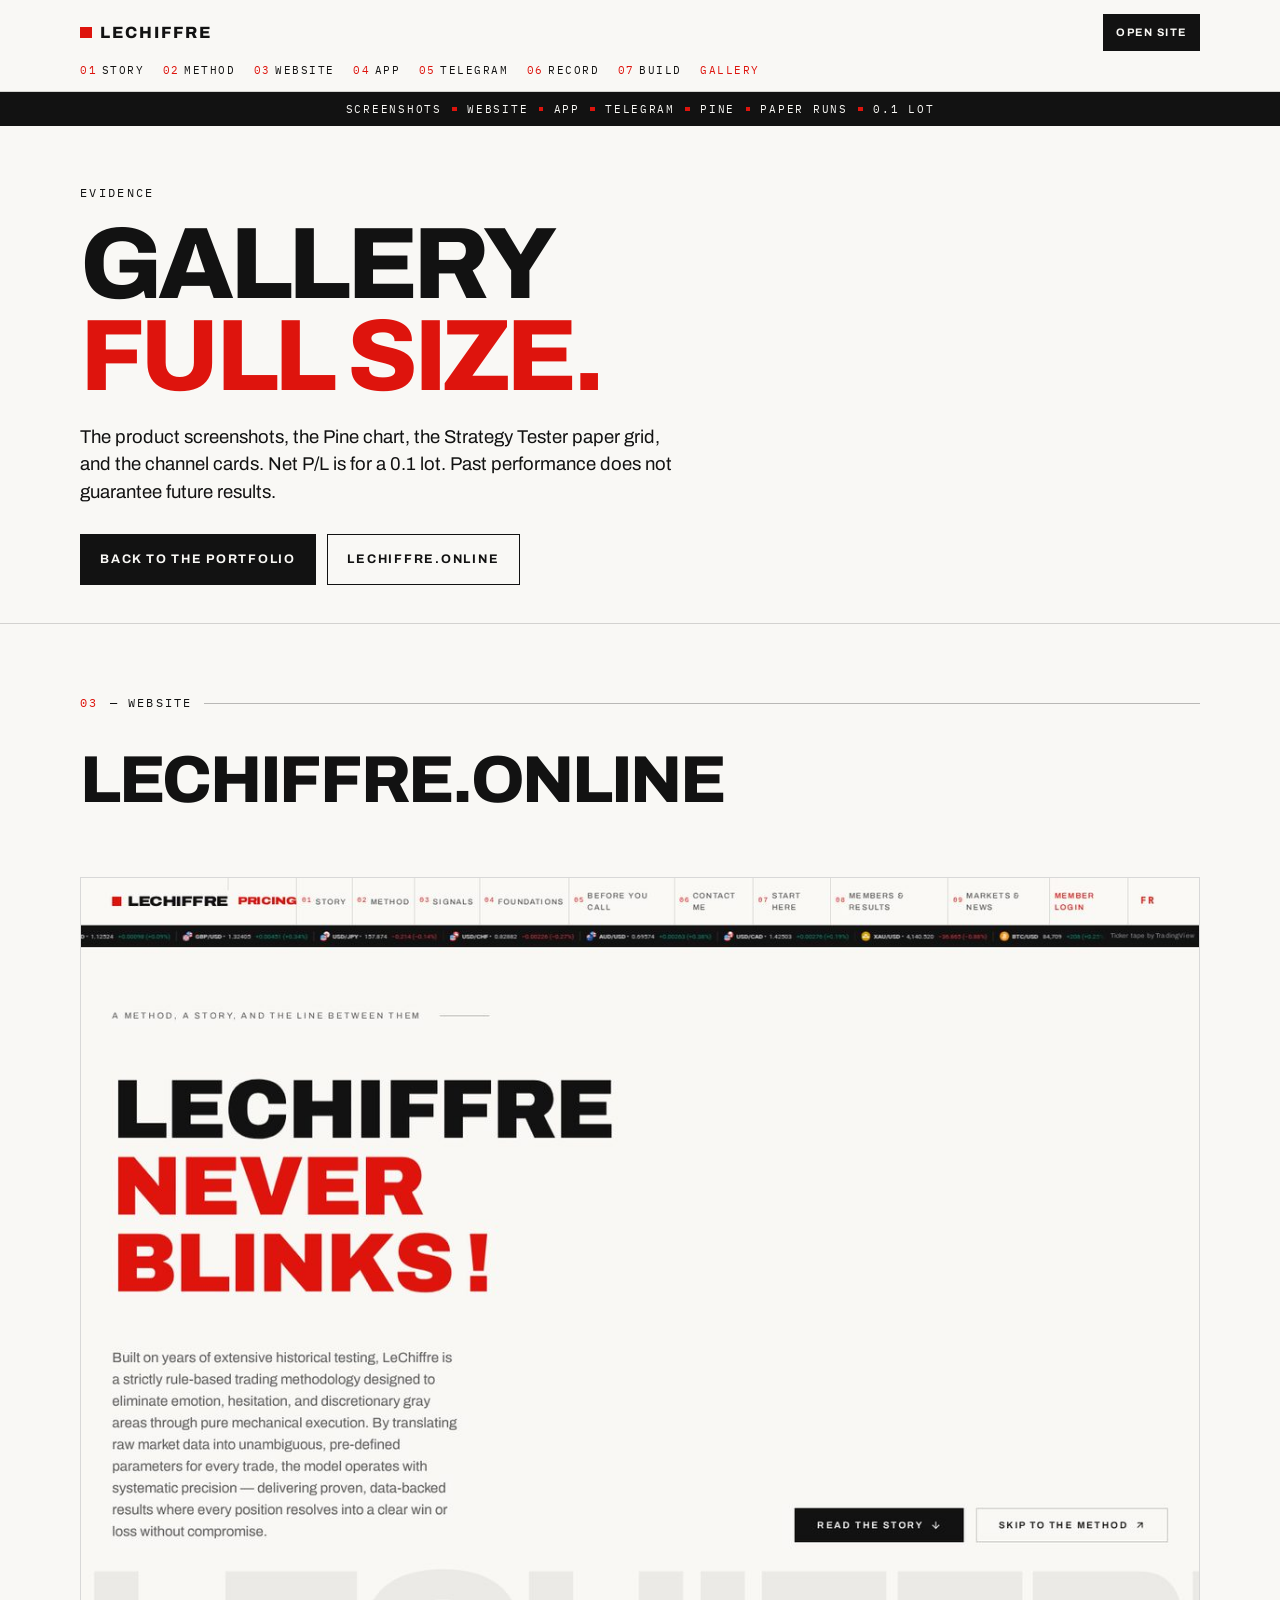
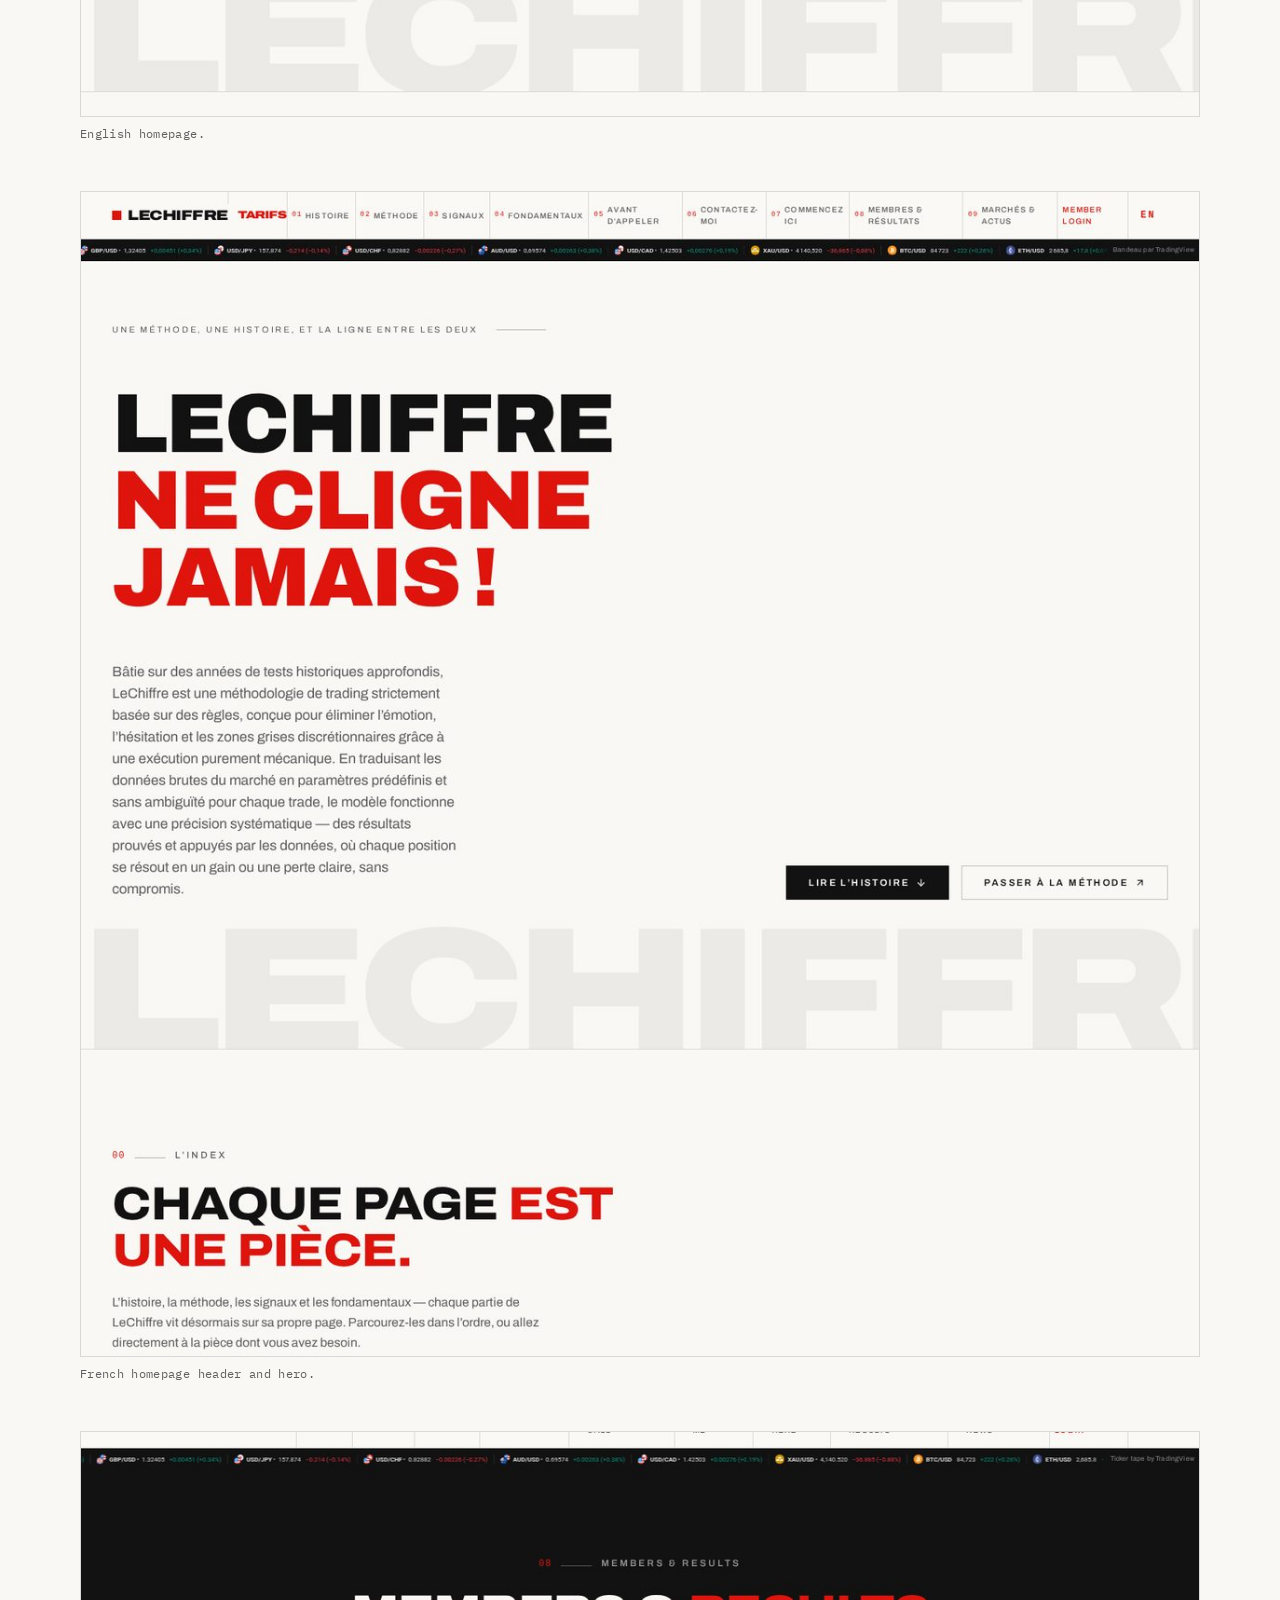
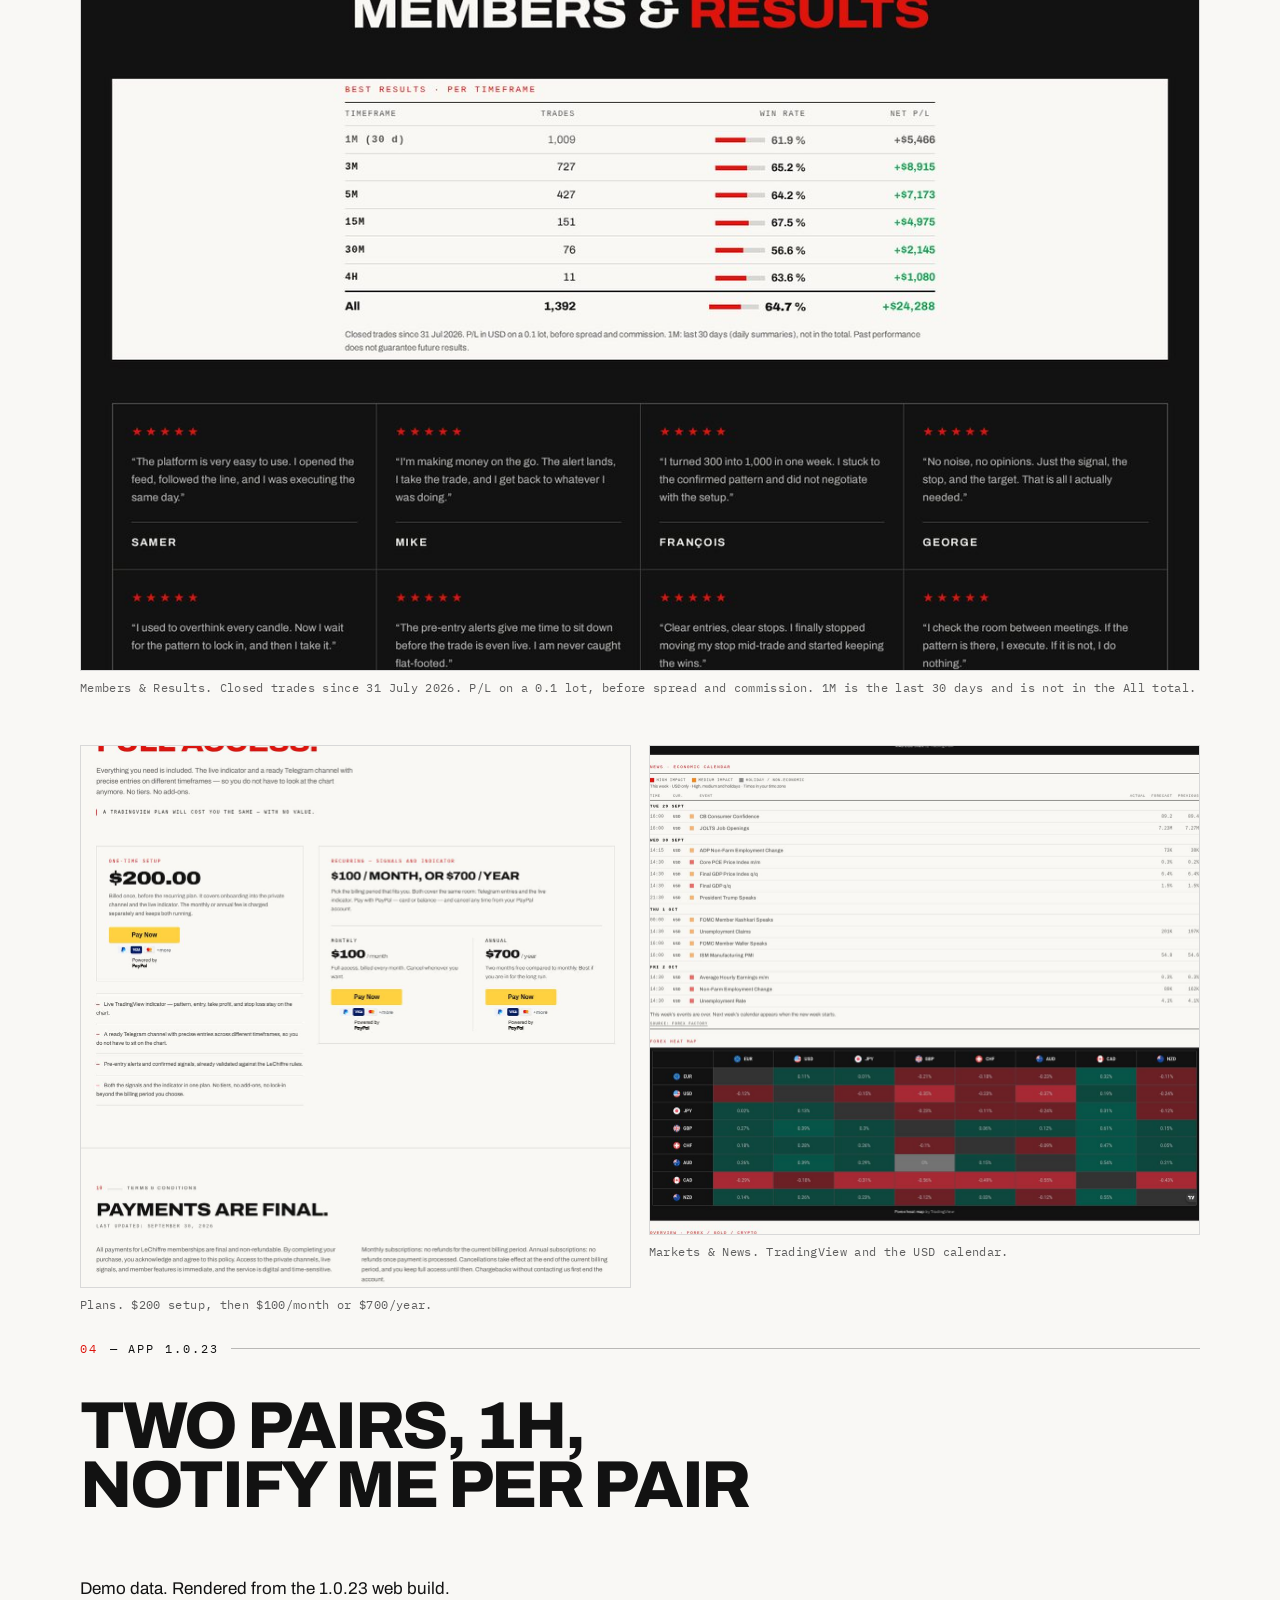
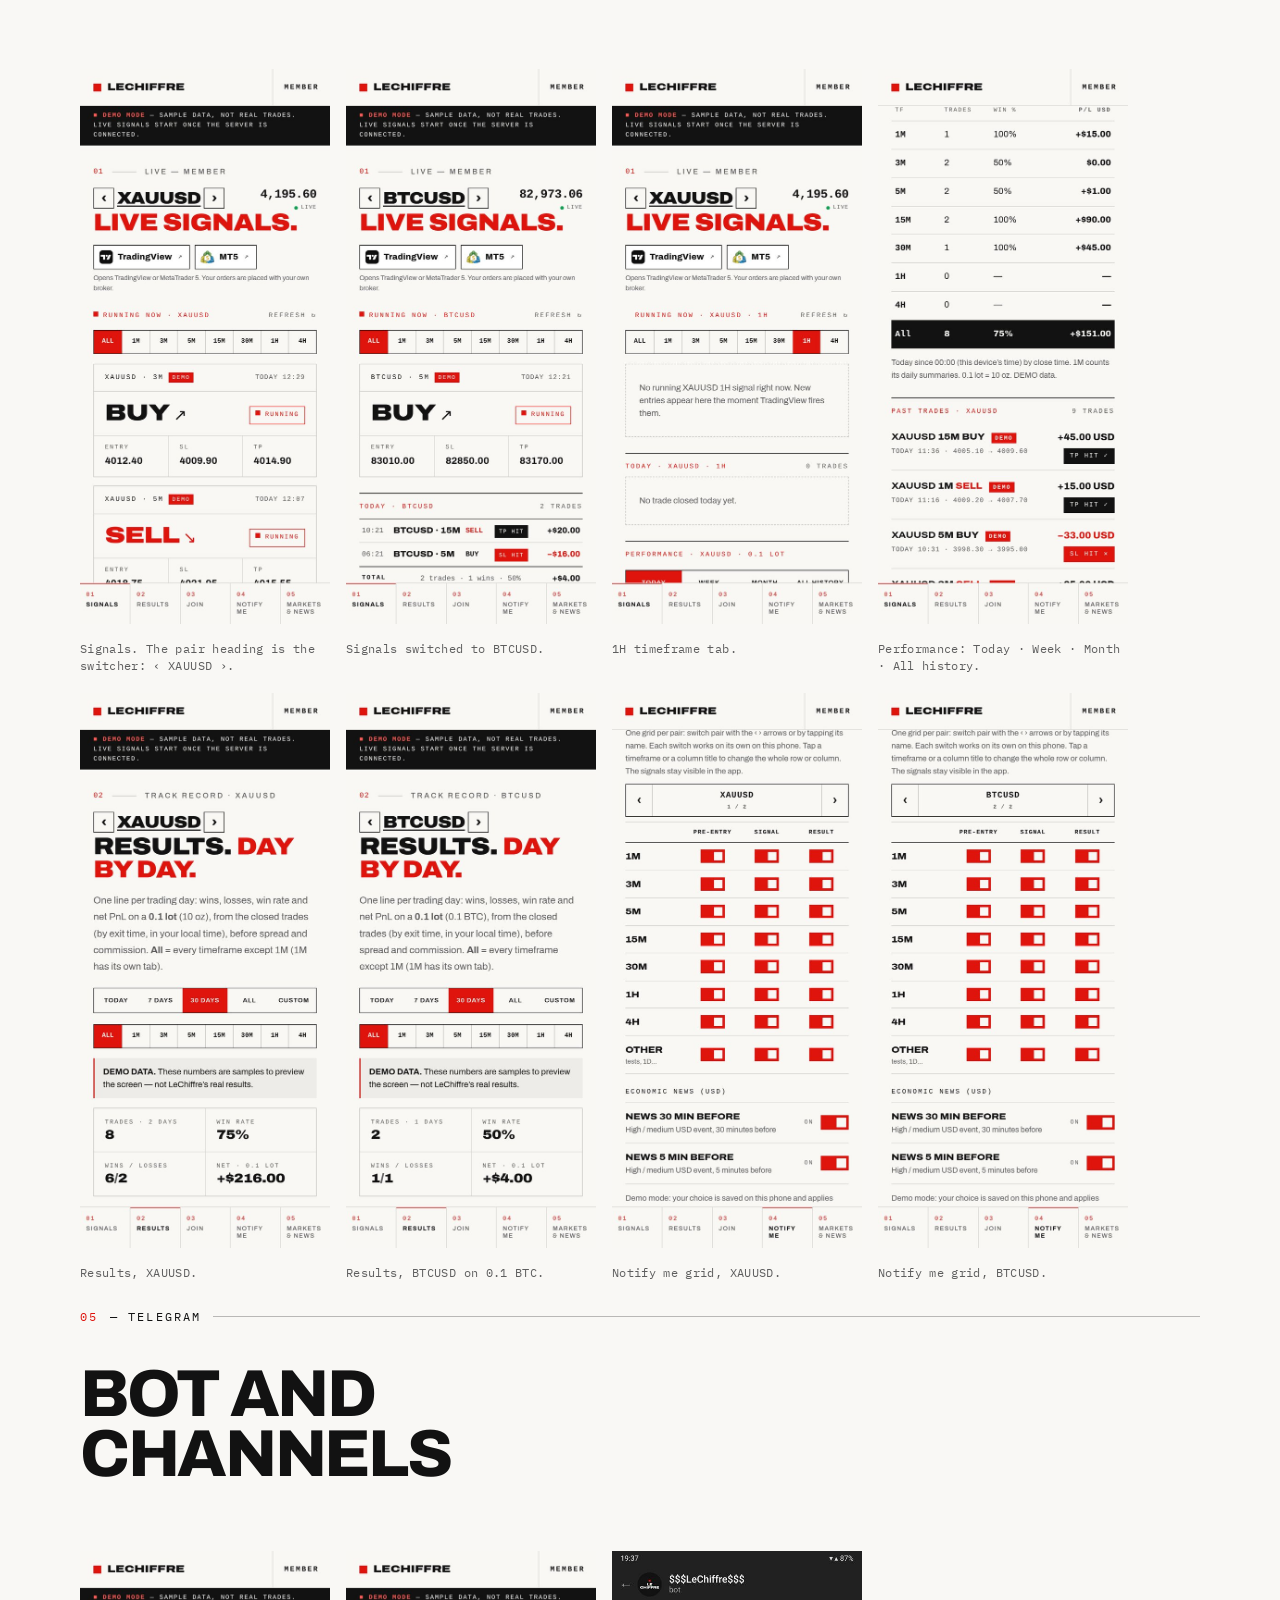
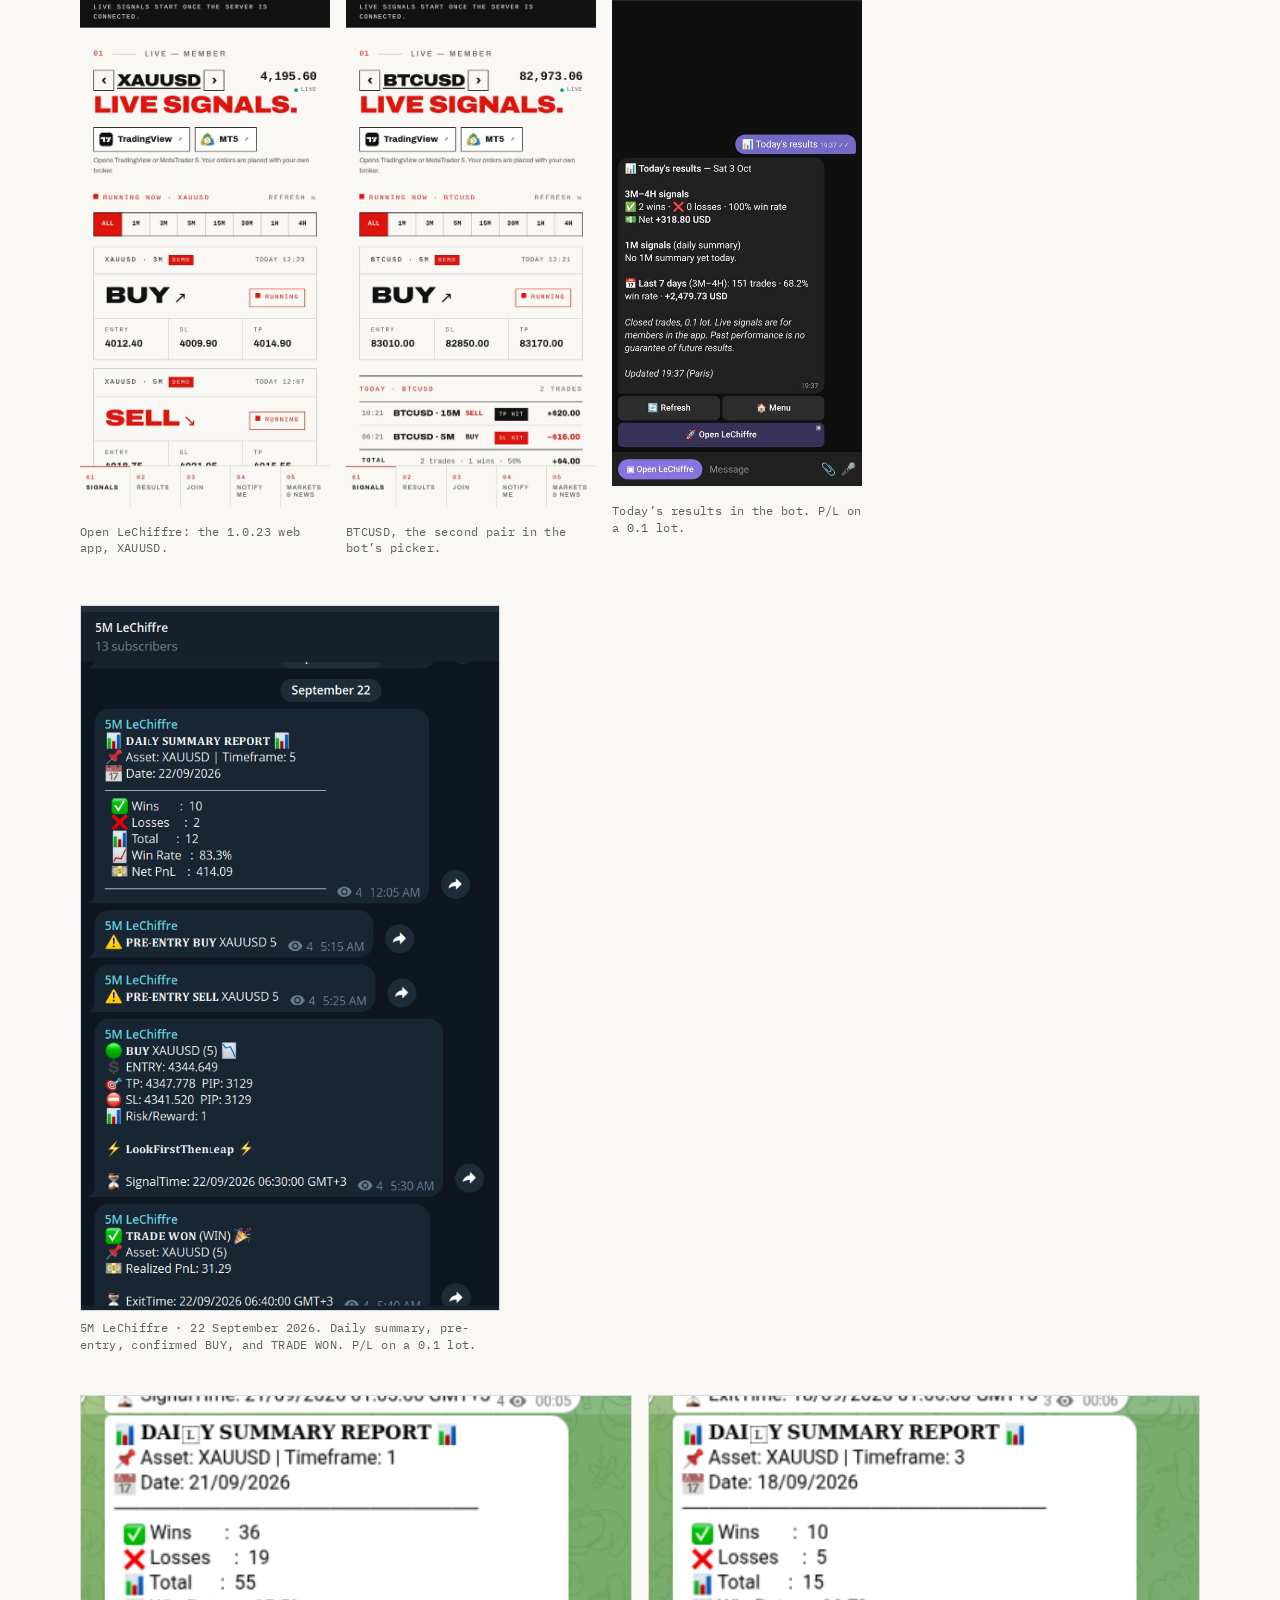
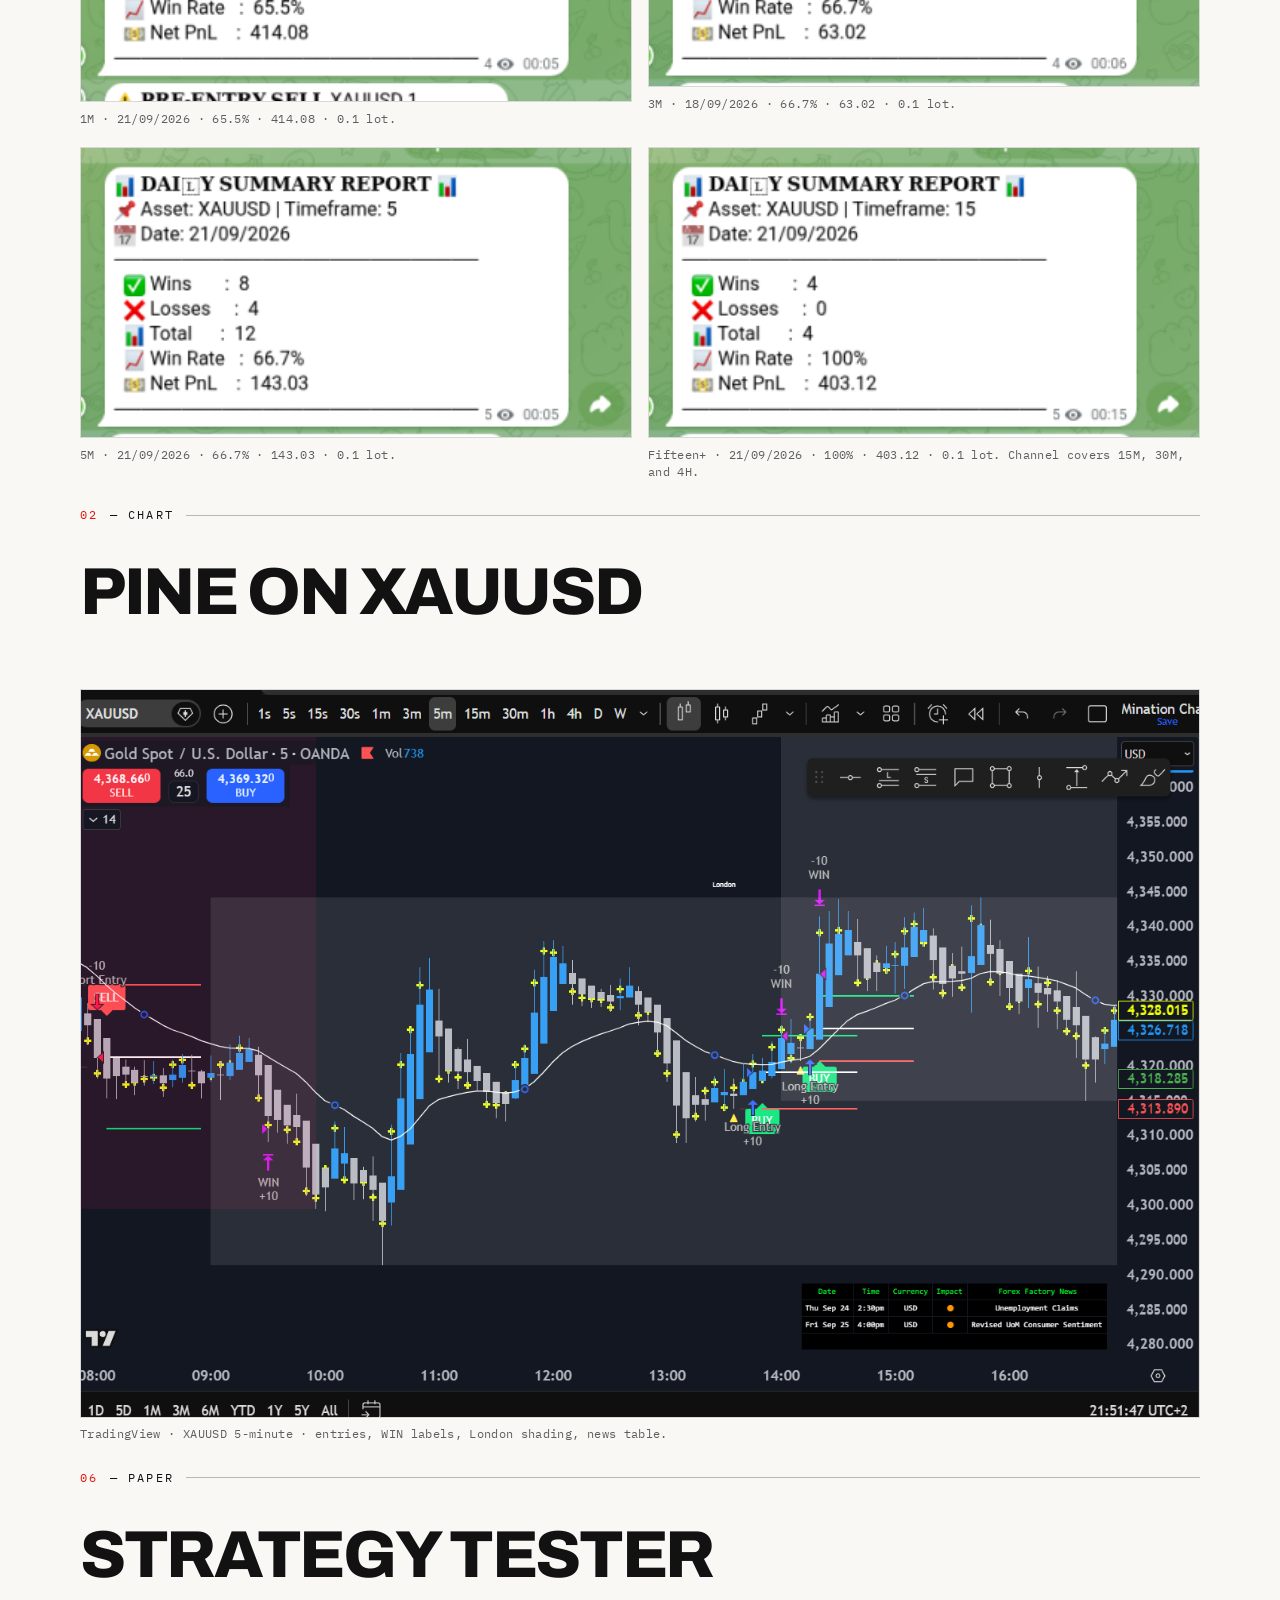
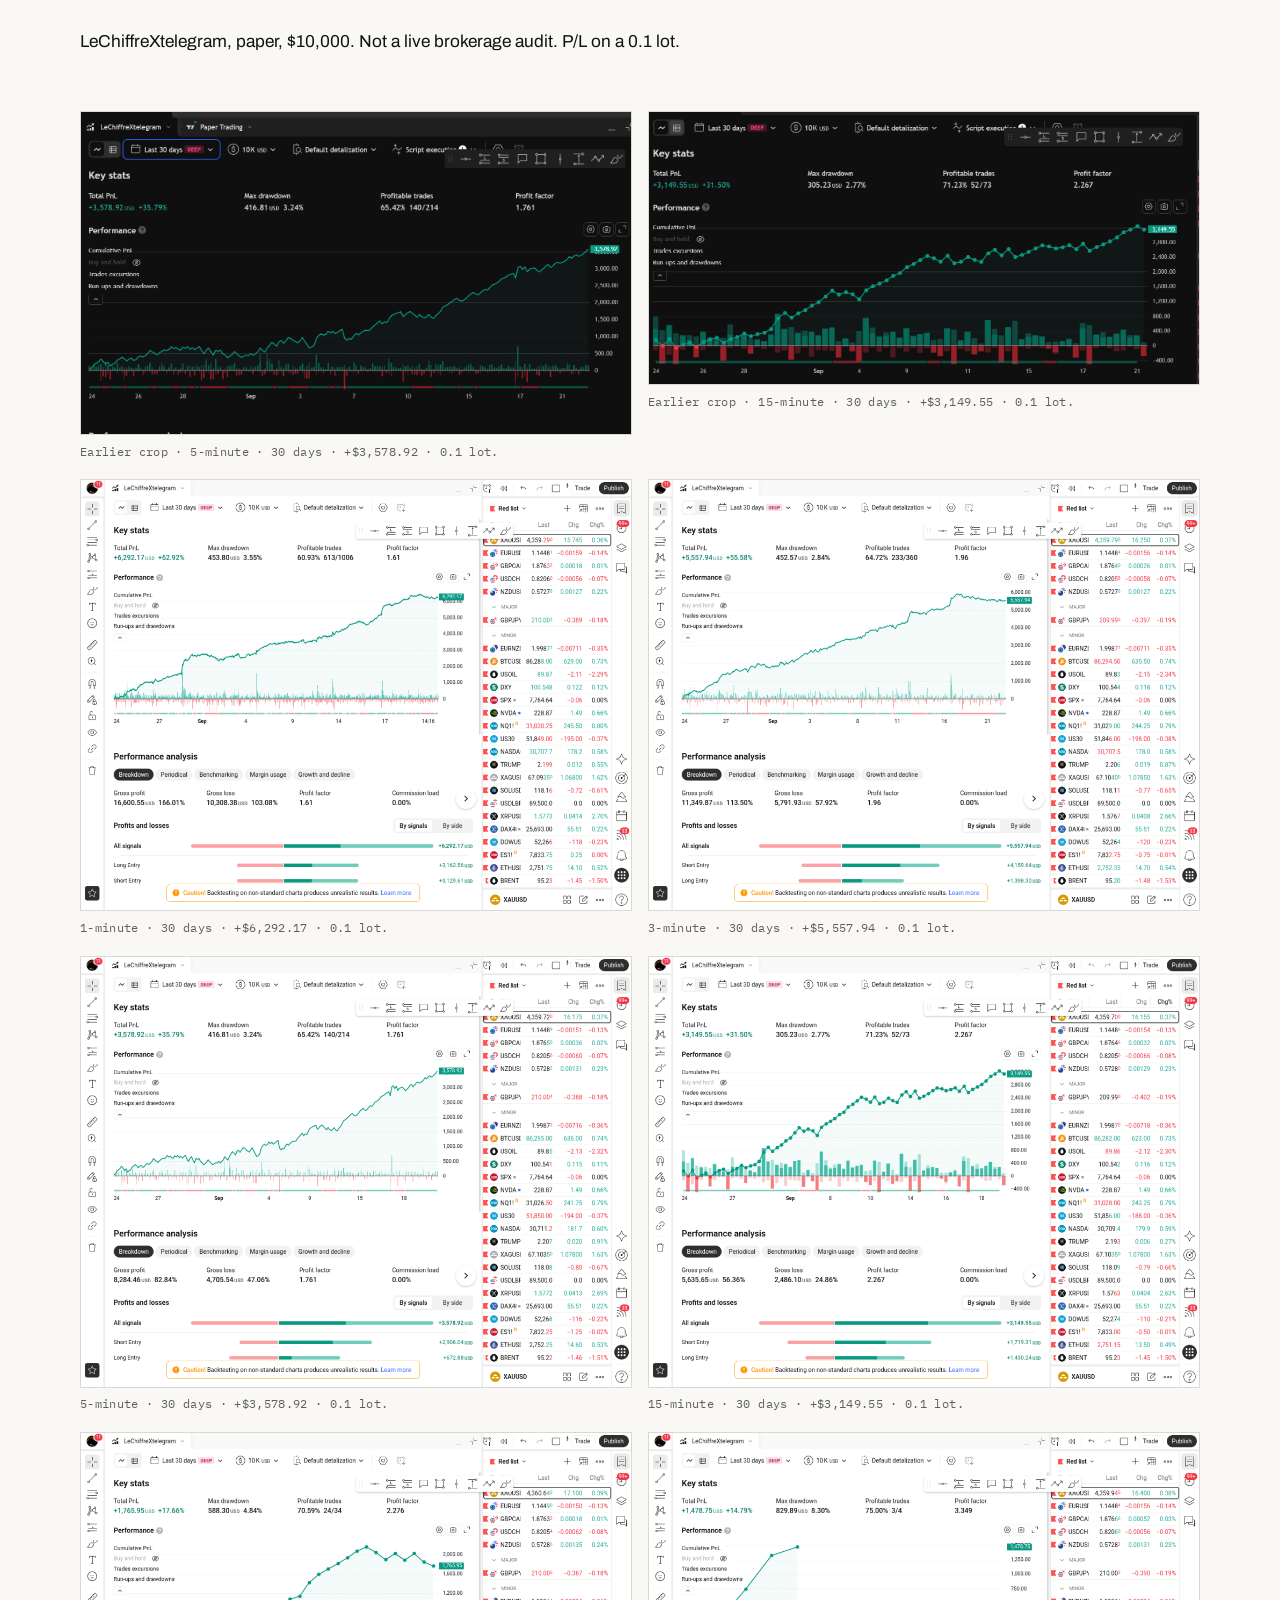
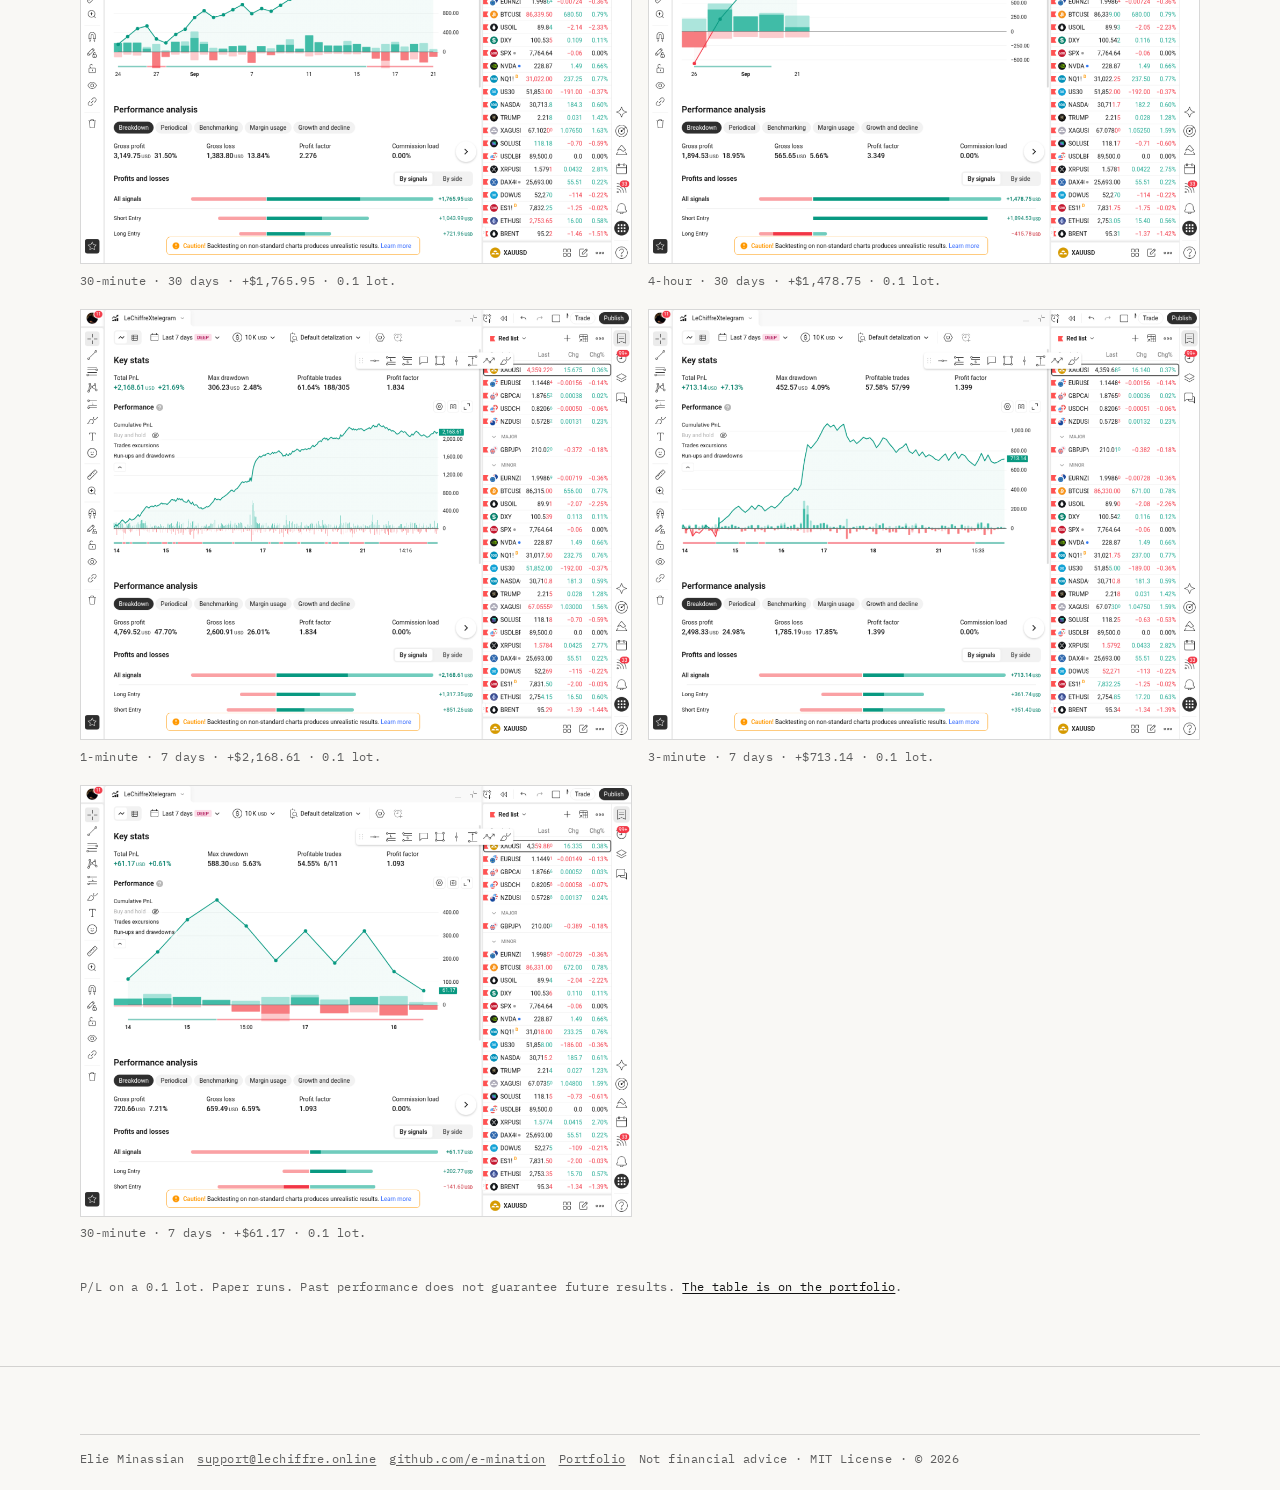
<file: gallery.html>
<!DOCTYPE html>
<html lang="en">
  <head>
    <meta charset="utf-8" />
    <meta name="viewport" content="width=device-width, initial-scale=1" />
    <title>Gallery — LeChiffre portfolio</title>
    <meta
      name="description"
      content="Screenshots of lechiffre.online, the LeChiffre Android app, the Telegram bot, the Pine indicator, and the Strategy Tester paper runs."
    />
    <meta name="theme-color" content="#F9F8F5" />
    <link rel="canonical" href="https://e-mination.github.io/lechiffre-trading/gallery.html" />
    <link rel="icon" href="assets/favicon.svg" type="image/svg+xml" />
    <link rel="stylesheet" href="css/styles.css" />
  </head>
  <body>
    <a class="skip" href="#main">Skip to content</a>
    <header class="top">
      <div class="wrap">
        <div class="top-row">
          <a class="brand" href="index.html"><span class="mark" aria-hidden="true"></span>LeChiffre</a>
          <a class="btn small" href="https://lechiffre.online/">Open site</a>
        </div>
        <nav class="nav" aria-label="Primary">
          <a href="index.html#story"><span class="n">01</span>Story</a>
          <a href="index.html#method"><span class="n">02</span>Method</a>
          <a href="index.html#website"><span class="n">03</span>Website</a>
          <a href="index.html#app"><span class="n">04</span>App</a>
          <a href="index.html#telegram"><span class="n">05</span>Telegram</a>
          <a href="index.html#record"><span class="n">06</span>Record</a>
          <a href="index.html#build"><span class="n">07</span>Build</a>
          <a href="gallery.html" aria-current="page">Gallery</a>
        </nav>
      </div>
    </header>
    <p class="tape">
      Screenshots<i></i>Website<i></i>App<i></i>Telegram<i></i>Pine<i></i>Paper runs<i></i>0.1 lot
    </p>

    <main id="main">
      <section class="hero">
        <div class="wrap">
          <p class="kicker">Evidence</p>
          <h1>Gallery<span class="red">Full size.</span></h1>
          <p class="lede">
            The product screenshots, the Pine chart, the Strategy Tester paper
            grid, and the channel cards. Net P/L is for a 0.1 lot. Past
            performance does not guarantee future results.
          </p>
          <div class="actions">
            <a class="btn" href="index.html">Back to the portfolio</a>
            <a class="btn ghost" href="https://lechiffre.online/">lechiffre.online</a>
          </div>
        </div>
      </section>

      <section>
        <div class="wrap gallery-grid">
          <p class="label"><span class="num">03</span> — Website</p>
          <h2>Lechiffre.online</h2>
          <figure class="shot" id="home-en">
            <img src="assets/showcase/website-home-hero.jpg" width="1200" height="900" alt="English homepage of lechiffre.online with the headline LeChiffre never blinks." />
            <figcaption>English homepage.</figcaption>
          </figure>
          <figure class="shot" id="home-fr">
            <img src="assets/showcase/website-fr-hero.jpg" width="1200" height="1250" alt="French homepage of lechiffre.online with the headline LeChiffre ne cligne jamais." />
            <figcaption>French homepage header and hero.</figcaption>
          </figure>
          <figure class="shot" id="members">
            <img src="assets/showcase/website-members.jpg" width="1200" height="900" alt="Members and Results table on lechiffre.online. Net P/L on a 0.1 lot." />
            <figcaption>
              Members &amp; Results. Closed trades since 31 July 2026. P/L on a
              0.1 lot, before spread and commission. 1M is the last 30 days and
              is not in the All total.
            </figcaption>
          </figure>
          <div class="pair">
            <figure class="shot" id="plans">
              <img src="assets/showcase/website-plans.jpg" width="1100" height="1085" alt="Plans page: 200 dollar setup, 100 dollars a month or 700 dollars a year." />
              <figcaption>Plans. $200 setup, then $100/month or $700/year.</figcaption>
            </figure>
            <figure class="shot" id="markets">
              <img src="assets/showcase/website-markets.jpg" width="1100" height="978" alt="Markets and News page with a TradingView XAUUSD widget and a USD calendar." />
              <figcaption>Markets &amp; News. TradingView and the USD calendar.</figcaption>
            </figure>
          </div>

          <p class="label"><span class="num">04</span> — App 1.0.23</p>
          <h2>Two pairs, 1H, Notify me per pair</h2>
          <p>Demo data. Rendered from the 1.0.23 web build.</p>
          <div class="phones">
            <figure id="v1023-signals-xauusd">
              <img src="assets/app-v1.0.23/signals-xauusd.jpg" width="540" height="1199" alt="LeChiffre app 1.0.23, Signals on XAUUSD. The pair heading is the switcher, with TradingView and MT5 buttons and running BUY and SELL cards. Demo data." />
              <figcaption>Signals. The pair heading is the switcher: ‹ XAUUSD ›.</figcaption>
            </figure>
            <figure id="v1023-signals-btcusd">
              <img src="assets/app-v1.0.23/signals-btcusd.jpg" width="540" height="1199" alt="LeChiffre app 1.0.23, Signals switched to BTCUSD, with a running BUY card and today’s BTCUSD trades. Demo data." />
              <figcaption>Signals switched to BTCUSD.</figcaption>
            </figure>
            <figure id="v1023-signals-1h">
              <img src="assets/app-v1.0.23/signals-1h.jpg" width="540" height="1199" alt="LeChiffre app 1.0.23, Signals on the 1H timeframe tab for XAUUSD. Demo data." />
              <figcaption>1H timeframe tab.</figcaption>
            </figure>
            <figure id="v1023-performance-today">
              <img src="assets/app-v1.0.23/performance-today.jpg" width="540" height="1199" alt="LeChiffre app 1.0.23, Performance table on the Today range, with trades, win rate, and P/L per timeframe on a 0.1 lot. Demo data." />
              <figcaption>Performance: Today · Week · Month · All history.</figcaption>
            </figure>
            <figure id="v1023-results-xauusd">
              <img src="assets/app-v1.0.23/results-xauusd.jpg" width="540" height="1199" alt="LeChiffre app 1.0.23, Results day by day for XAUUSD on a 0.1 lot (10 oz). Demo data." />
              <figcaption>Results, XAUUSD.</figcaption>
            </figure>
            <figure id="v1023-results-btcusd">
              <img src="assets/app-v1.0.23/results-btcusd.jpg" width="540" height="1199" alt="LeChiffre app 1.0.23, Results day by day for BTCUSD on a 0.1 lot (0.1 BTC). Demo data." />
              <figcaption>Results, BTCUSD on 0.1 BTC.</figcaption>
            </figure>
            <figure id="v1023-notify-xauusd">
              <img src="assets/app-v1.0.23/notify-xauusd.jpg" width="540" height="1199" alt="LeChiffre app 1.0.23, Notify me grid for XAUUSD with Pre-entry, Signal, and Result switches per timeframe and USD news alerts. Demo data." />
              <figcaption>Notify me grid, XAUUSD.</figcaption>
            </figure>
            <figure id="v1023-notify-btcusd">
              <img src="assets/app-v1.0.23/notify-btcusd.jpg" width="540" height="1199" alt="LeChiffre app 1.0.23, Notify me grid for BTCUSD with the same switches per timeframe. Demo data." />
              <figcaption>Notify me grid, BTCUSD.</figcaption>
            </figure>
          </div>

          <p class="label"><span class="num">05</span> — Telegram</p>
          <h2>Bot and channels</h2>
          <div class="phones">
            <figure id="bot-mini">
              <img src="assets/app-v1.0.23/signals-xauusd.jpg" width="540" height="1199" alt="LeChiffre web app 1.0.23, the screen Open LeChiffre launches inside Telegram. Signals on XAUUSD with the pair switcher. Demo data." />
              <figcaption>Open LeChiffre: the 1.0.23 web app, XAUUSD.</figcaption>
            </figure>
            <figure id="bot-pair">
              <img src="assets/app-v1.0.23/signals-btcusd.jpg" width="540" height="1199" alt="LeChiffre web app 1.0.23 on BTCUSD, the second pair in the bot’s pair picker. Demo data." />
              <figcaption>BTCUSD, the second pair in the bot’s picker.</figcaption>
            </figure>
            <figure id="bot-results">
              <img src="assets/showcase/bot-results.jpg" width="460" height="983" alt="Today's results inside the Telegram bot." />
              <figcaption>Today’s results in the bot. P/L on a 0.1 lot.</figcaption>
            </figure>
          </div>

          <figure class="shot portrait" id="telegram">
            <img src="assets/telegram-5m-lechiffre.png" width="562" height="947" alt="5M LeChiffre Telegram thread, 22 September 2026, with a daily summary and a winning BUY." />
            <figcaption>
              5M LeChiffre · 22 September 2026. Daily summary, pre-entry, confirmed
              BUY, and TRADE WON. P/L on a 0.1 lot.
            </figcaption>
          </figure>
          <div class="day-grid">
            <figure class="shot" id="best-1m">
              <img src="assets/telegram/1m-daily-best.png" width="370" height="205" alt="1M best day, 21 September 2026, win rate 65.5 percent, net P/L 414.08 on a 0.1 lot." />
              <figcaption>1M · 21/09/2026 · 65.5% · 414.08 · 0.1 lot.</figcaption>
            </figure>
            <figure class="shot" id="best-3m">
              <img src="assets/telegram/3m-daily-best.png" width="370" height="195" alt="3M best day, 18 September 2026, win rate 66.7 percent, net P/L 63.02 on a 0.1 lot." />
              <figcaption>3M · 18/09/2026 · 66.7% · 63.02 · 0.1 lot.</figcaption>
            </figure>
            <figure class="shot" id="best-5m">
              <img src="assets/telegram/5m-daily-best.png" width="370" height="195" alt="5M best day, 21 September 2026, win rate 66.7 percent, net P/L 143.03 on a 0.1 lot." />
              <figcaption>5M · 21/09/2026 · 66.7% · 143.03 · 0.1 lot.</figcaption>
            </figure>
            <figure class="shot" id="best-fifteen">
              <img src="assets/telegram/fifteen-daily-best.png" width="370" height="195" alt="Fifteen+ best day, 21 September 2026, win rate 100 percent, net P/L 403.12 on a 0.1 lot." />
              <figcaption>Fifteen+ · 21/09/2026 · 100% · 403.12 · 0.1 lot. Channel covers 15M, 30M, and 4H.</figcaption>
            </figure>
          </div>

          <p class="label"><span class="num">02</span> — Chart</p>
          <h2>Pine on XAUUSD</h2>
          <figure class="shot" id="chart">
            <img src="assets/tradingview-indicator-xauusd.png" width="1407" height="915" alt="LeChiffre Pine indicator on the XAUUSD 5-minute chart, with entries, WIN labels, session shading, and a news table." />
            <figcaption>TradingView · XAUUSD 5-minute · entries, WIN labels, London shading, news table.</figcaption>
          </figure>

          <p class="label"><span class="num">06</span> — Paper</p>
          <h2>Strategy Tester</h2>
          <p class="intro">
            LeChiffreXtelegram, paper, $10,000. Not a live brokerage audit. P/L
            on a 0.1 lot.
          </p>
          <div class="shot-grid">
            <figure class="shot" id="tester-a">
              <img src="assets/strategy-30d-a.png" width="1388" height="811" alt="Earlier crop of the 5-minute 30-day Strategy Tester paper report. P/L +3,578.92 USD on a 0.1 lot." />
              <figcaption>Earlier crop · 5-minute · 30 days · +$3,578.92 · 0.1 lot.</figcaption>
            </figure>
            <figure class="shot" id="tester-b">
              <img src="assets/strategy-30d-b.png" width="1406" height="695" alt="Earlier crop of the 15-minute 30-day Strategy Tester paper report. P/L +3,149.55 USD on a 0.1 lot." />
              <figcaption>Earlier crop · 15-minute · 30 days · +$3,149.55 · 0.1 lot.</figcaption>
            </figure>
            <figure class="shot">
              <img src="assets/strategy/xauusd-1m-30d.png" width="1024" height="800" alt="1-minute 30-day paper report, +6,292.17 USD on a 0.1 lot." />
              <figcaption>1-minute · 30 days · +$6,292.17 · 0.1 lot.</figcaption>
            </figure>
            <figure class="shot">
              <img src="assets/strategy/xauusd-3m-30d.png" width="1024" height="800" alt="3-minute 30-day paper report, +5,557.94 USD on a 0.1 lot." />
              <figcaption>3-minute · 30 days · +$5,557.94 · 0.1 lot.</figcaption>
            </figure>
            <figure class="shot">
              <img src="assets/strategy/xauusd-5m-30d.png" width="1024" height="800" alt="5-minute 30-day paper report, +3,578.92 USD on a 0.1 lot." />
              <figcaption>5-minute · 30 days · +$3,578.92 · 0.1 lot.</figcaption>
            </figure>
            <figure class="shot">
              <img src="assets/strategy/xauusd-15m-30d.png" width="1024" height="800" alt="15-minute 30-day paper report, +3,149.55 USD on a 0.1 lot." />
              <figcaption>15-minute · 30 days · +$3,149.55 · 0.1 lot.</figcaption>
            </figure>
            <figure class="shot">
              <img src="assets/strategy/xauusd-30m-30d.png" width="1024" height="800" alt="30-minute 30-day paper report, +1,765.95 USD on a 0.1 lot." />
              <figcaption>30-minute · 30 days · +$1,765.95 · 0.1 lot.</figcaption>
            </figure>
            <figure class="shot">
              <img src="assets/strategy/xauusd-4h-30d.png" width="1024" height="800" alt="4-hour 30-day paper report, +1,478.75 USD on a 0.1 lot." />
              <figcaption>4-hour · 30 days · +$1,478.75 · 0.1 lot.</figcaption>
            </figure>
            <figure class="shot">
              <img src="assets/strategy/xauusd-1m-7d.png" width="1024" height="800" alt="1-minute 7-day paper report, +2,168.61 USD on a 0.1 lot." />
              <figcaption>1-minute · 7 days · +$2,168.61 · 0.1 lot.</figcaption>
            </figure>
            <figure class="shot">
              <img src="assets/strategy/xauusd-3m-7d.png" width="1024" height="800" alt="3-minute 7-day paper report, +713.14 USD on a 0.1 lot." />
              <figcaption>3-minute · 7 days · +$713.14 · 0.1 lot.</figcaption>
            </figure>
            <figure class="shot">
              <img src="assets/strategy/xauusd-30m-7d.png" width="1024" height="800" alt="30-minute 7-day paper report, +61.17 USD on a 0.1 lot." />
              <figcaption>30-minute · 7 days · +$61.17 · 0.1 lot.</figcaption>
            </figure>
          </div>
          <p class="lot">
            P/L on a 0.1 lot. Paper runs. Past performance does not guarantee
            future results.
            <a href="index.html#record">The table is on the portfolio</a>.
          </p>
        </div>
      </section>
    </main>

    <footer class="site-footer">
      <div class="wrap legal">
        <span>Elie Minassian</span>
        <a href="mailto:support@lechiffre.online">support@lechiffre.online</a>
        <a href="https://github.com/e-mination">github.com/e-mination</a>
        <a href="index.html">Portfolio</a>
        <span>Not financial advice · MIT License · © 2026</span>
      </div>
    </footer>
  </body>
</html>
</file>
<file: css/styles.css>
@font-face {
  font-family: "Archivo";
  font-style: normal;
  font-weight: 100 900;
  font-stretch: 100%;
  font-display: swap;
  src: url("../assets/fonts/archivo-latin.woff2") format("woff2");
}

@font-face {
  font-family: "IBM Plex Mono";
  font-style: normal;
  font-weight: 400;
  font-display: swap;
  src: url("../assets/fonts/plexmono-400.woff2") format("woff2");
}

@font-face {
  font-family: "IBM Plex Mono";
  font-style: normal;
  font-weight: 500;
  font-display: swap;
  src: url("../assets/fonts/plexmono-500.woff2") format("woff2");
}

:root {
  --paper: #f9f8f5;
  --ink: #121212;
  --red: #de140d;
  --green: #0c7a3a;
  --muted: #5e5e5e;
  --line: rgba(18, 18, 18, 0.16);
  --line-strong: rgba(18, 18, 18, 0.55);
  --soft: #efeee9;
  --max: 1120px;
  --sans: "Archivo", "Helvetica Neue", Helvetica, Arial, sans-serif;
  --mono: "IBM Plex Mono", ui-monospace, "SFMono-Regular", Menlo, Consolas, monospace;
}

*,
*::before,
*::after {
  box-sizing: border-box;
}

html {
  scroll-behavior: smooth;
}

body {
  margin: 0;
  min-height: 100vh;
  background: var(--paper);
  color: var(--ink);
  font-family: var(--sans);
  font-weight: 400;
  font-size: 1.0625rem;
  line-height: 1.55;
  text-rendering: optimizeLegibility;
}

img {
  max-width: 100%;
  height: auto;
}

a {
  color: var(--ink);
  text-underline-offset: 0.18em;
}

a:hover {
  color: var(--red);
}

:focus-visible {
  outline: 2px solid var(--red);
  outline-offset: 3px;
}

.skip {
  position: absolute;
  left: 1rem;
  top: -4rem;
  background: var(--ink);
  color: var(--paper);
  padding: 0.55rem 0.8rem;
  z-index: 10;
}

.skip:focus {
  top: 0.6rem;
}

.wrap {
  width: min(var(--max), calc(100% - 2.4rem));
  margin-inline: auto;
}

.top {
  position: sticky;
  top: 0;
  z-index: 5;
  background: rgba(249, 248, 245, 0.94);
  backdrop-filter: blur(10px);
  border-bottom: 1px solid var(--line);
}

.top-row {
  display: flex;
  align-items: center;
  justify-content: space-between;
  gap: 1rem;
  padding: 0.85rem 0 0.7rem;
}

.brand {
  display: inline-flex;
  align-items: center;
  gap: 0.55rem;
  color: var(--ink);
  text-decoration: none;
  font-weight: 800;
  letter-spacing: 0.12em;
  text-transform: uppercase;
  font-size: 1.02rem;
}

.brand:hover {
  color: var(--ink);
}

.mark {
  width: 0.72rem;
  height: 0.72rem;
  background: var(--red);
  flex: none;
}

.nav {
  display: flex;
  gap: 0.35rem 1.15rem;
  padding: 0 0 0.75rem;
  overflow-x: auto;
  scrollbar-width: none;
}

.nav::-webkit-scrollbar {
  display: none;
}

.nav a {
  flex: none;
  color: var(--ink);
  text-decoration: none;
  font-family: var(--mono);
  font-size: 0.68rem;
  font-weight: 400;
  letter-spacing: 0.14em;
  text-transform: uppercase;
  white-space: nowrap;
}

.nav a:hover,
.nav a[aria-current="page"] {
  color: var(--red);
}

.nav .n {
  color: var(--red);
  margin-right: 0.28rem;
}

.tape {
  margin: 0;
  background: var(--ink);
  color: var(--paper);
  text-align: center;
  font-family: var(--mono);
  font-size: 0.68rem;
  letter-spacing: 0.16em;
  text-transform: uppercase;
  padding: 0.48rem 1rem;
  line-height: 1.7;
}

.tape i {
  display: inline-block;
  width: 0.28rem;
  height: 0.28rem;
  margin: 0 0.65rem 0.12rem;
  background: var(--red);
  vertical-align: middle;
}

.hero {
  padding: 3.6rem 0 2.4rem;
  border-top: 0;
}

section[id] {
  scroll-margin-top: 6.2rem;
}

.kicker {
  margin: 0 0 1.1rem;
  font-family: var(--mono);
  font-size: 0.72rem;
  letter-spacing: 0.2em;
  text-transform: uppercase;
}

h1,
h2,
h3 {
  font-weight: 800;
  letter-spacing: -0.035em;
  text-transform: uppercase;
  line-height: 0.9;
  margin: 0;
}

h1 {
  font-size: clamp(2.85rem, 8.4vw, 6.35rem);
  max-width: 16ch;
  letter-spacing: -0.045em;
}

h1 .red,
h2 .red {
  display: block;
  color: var(--red);
}

h2 {
  font-size: clamp(2.15rem, 5.4vw, 4.15rem);
  max-width: 16ch;
  margin: 0.85rem 0 1.1rem;
}

h3 {
  font-size: 1.35rem;
  letter-spacing: -0.03em;
  line-height: 1;
  text-transform: uppercase;
}

.lede {
  max-width: 38rem;
  font-size: 1.16rem;
  line-height: 1.5;
  margin: 1.35rem 0 0;
}

.actions {
  display: flex;
  flex-wrap: wrap;
  gap: 0.7rem;
  margin-top: 1.7rem;
}

.btn {
  display: inline-flex;
  align-items: center;
  justify-content: center;
  min-height: 3.15rem;
  padding: 0.85rem 1.2rem;
  background: var(--ink);
  color: var(--paper);
  border: 1px solid var(--ink);
  text-decoration: none;
  font-family: var(--sans);
  font-weight: 700;
  font-size: 0.78rem;
  letter-spacing: 0.14em;
  text-transform: uppercase;
}

.btn:hover {
  background: var(--red);
  border-color: var(--red);
  color: white;
}

.btn.ghost {
  background: transparent;
  color: var(--ink);
}

.btn.ghost:hover {
  color: white;
}

.btn.small {
  min-height: 2.35rem;
  padding: 0.45rem 0.75rem;
  font-size: 0.68rem;
}

.jump {
  display: grid;
  grid-template-columns: repeat(3, 1fr);
  margin: 0;
  padding: 0;
  list-style: none;
  border-top: 1px solid var(--line);
  border-bottom: 1px solid var(--line);
}

.jump a {
  display: block;
  height: 100%;
  padding: 1.15rem 1rem 1.25rem;
  text-decoration: none;
  color: var(--ink);
  border-right: 1px solid var(--line);
}

.jump li:last-child a {
  border-right: 0;
}

.jump a:hover {
  background: white;
  color: var(--ink);
}

.jump .n {
  display: block;
  color: var(--red);
  font-family: var(--mono);
  font-size: 0.72rem;
  letter-spacing: 0.16em;
  margin-bottom: 0.55rem;
}

.jump strong {
  display: block;
  font-size: 1.35rem;
  font-weight: 800;
  letter-spacing: -0.03em;
  text-transform: uppercase;
  line-height: 0.95;
}

.jump small {
  display: block;
  margin-top: 0.45rem;
  color: var(--muted);
  font-family: var(--mono);
  font-size: 0.68rem;
  letter-spacing: 0.06em;
  text-transform: uppercase;
}

section {
  padding: 4.4rem 0;
  border-top: 1px solid var(--line);
}

.label {
  display: flex;
  align-items: center;
  gap: 0.75rem;
  margin: 0;
  font-family: var(--mono);
  font-size: 0.72rem;
  letter-spacing: 0.18em;
  text-transform: uppercase;
}

.label .num {
  color: var(--red);
}

.label::after {
  content: "";
  height: 1px;
  flex: 1;
  background: currentColor;
  opacity: 0.28;
}

.prose {
  max-width: 40rem;
}

.prose p,
.intro {
  margin: 0 0 0.9rem;
}

.intro {
  max-width: 42rem;
  font-size: 1.08rem;
}

.split {
  display: grid;
  grid-template-columns: minmax(0, 1.25fr) minmax(0, 0.85fr);
  gap: 2.4rem 3rem;
  align-items: start;
}

.facts {
  display: grid;
  grid-template-columns: repeat(3, 1fr);
  margin: 1.8rem 0 0;
  border-top: 1px solid var(--line);
  border-left: 1px solid var(--line);
}

.facts div {
  padding: 1rem 0.95rem 1.1rem;
  border-right: 1px solid var(--line);
  border-bottom: 1px solid var(--line);
  background: transparent;
}

.facts dt {
  font-family: var(--mono);
  font-size: 0.66rem;
  letter-spacing: 0.16em;
  text-transform: uppercase;
  color: var(--muted);
}

.facts dd {
  margin: 0.4rem 0 0;
  font-weight: 700;
  font-size: 1.12rem;
  letter-spacing: -0.03em;
  line-height: 1.15;
  text-transform: uppercase;
}

.checklist {
  margin: 0;
  padding: 0;
  list-style: none;
  border-top: 1px solid var(--line);
}

.checklist li {
  padding: 0.95rem 0;
  border-bottom: 1px solid var(--line);
}

.checklist h3 {
  font-size: 1rem;
  margin-bottom: 0.3rem;
}

.checklist p {
  margin: 0;
  color: var(--ink);
}

.shot {
  margin: 1.4rem 0 0;
}

.shot img,
.frame img {
  display: block;
  width: 100%;
  height: auto;
  background: white;
  border: 1px solid var(--line);
}

figcaption,
.note,
.lot {
  font-family: var(--mono);
  font-size: 0.72rem;
  letter-spacing: 0.03em;
  line-height: 1.45;
  color: var(--muted);
}

figcaption {
  margin-top: 0.55rem;
}

.lot {
  margin: 0.7rem 0 0;
}

.pair {
  display: grid;
  grid-template-columns: 1fr 1fr;
  gap: 1rem 1.1rem;
  margin-top: 1.4rem;
}

.pair .shot {
  margin: 0;
}

.stack {
  display: grid;
  gap: 1.4rem;
  margin-top: 1.4rem;
}

.phones {
  display: flex;
  flex-wrap: wrap;
  gap: 1.15rem 1rem;
  align-items: flex-start;
  margin-top: 1.5rem;
}

.phones figure {
  width: min(250px, 100%);
  margin: 0;
}

.phones figcaption {
  max-width: 250px;
}

.table-scroll {
  overflow-x: auto;
  margin-top: 1.3rem;
  border-top: 1px solid var(--ink);
}

table {
  width: 100%;
  border-collapse: collapse;
  min-width: 640px;
}

caption {
  caption-side: bottom;
  text-align: left;
  padding-top: 0.7rem;
  font-family: var(--mono);
  font-size: 0.72rem;
  letter-spacing: 0.03em;
  color: var(--muted);
}

th,
td {
  text-align: left;
  vertical-align: middle;
  padding: 0.78rem 0.7rem;
  border-bottom: 1px solid var(--line);
}

th {
  font-family: var(--mono);
  font-size: 0.66rem;
  font-weight: 500;
  letter-spacing: 0.16em;
  text-transform: uppercase;
}

td strong {
  font-weight: 700;
}

.pnl {
  color: var(--green);
  font-weight: 700;
  white-space: nowrap;
}

.muted {
  color: var(--muted);
}

.meter {
  display: inline-flex;
  align-items: center;
  gap: 0.55rem;
  white-space: nowrap;
}

.meter i {
  position: relative;
  display: block;
  width: 4.6rem;
  height: 0.38rem;
  background: #e3e1db;
}

.meter i::before {
  content: "";
  position: absolute;
  inset: 0 auto 0 0;
  width: var(--w);
  background: var(--red);
}

.subhead {
  margin: 2.4rem 0 0.6rem;
  font-size: clamp(1.6rem, 3vw, 2.2rem);
}

.shot-grid,
.day-grid {
  display: grid;
  grid-template-columns: 1fr 1fr;
  gap: 1.2rem 1rem;
  margin-top: 1rem;
}

.shot-grid figure,
.day-grid figure,
.day-card {
  margin: 0;
}

.day-card {
  border-top: 1px solid var(--line);
  padding-top: 0.8rem;
}

.run-stats {
  display: flex;
  gap: 1.4rem;
  margin: 0.7rem 0 0;
}

.run-stats div {
  min-width: 5rem;
}

.run-stats dt {
  font-family: var(--mono);
  font-size: 0.66rem;
  letter-spacing: 0.14em;
  text-transform: uppercase;
  color: var(--muted);
}

.run-stats dd {
  margin: 0.15rem 0 0;
  font-weight: 800;
  font-size: 1.25rem;
  letter-spacing: -0.03em;
}

.example {
  margin-top: 1rem;
  padding-top: 0.2rem;
}

.example dl {
  display: grid;
  grid-template-columns: 1fr 1fr;
  margin: 0.8rem 0 0;
  border-top: 1px solid var(--line);
}

.example dl div {
  padding: 0.7rem 0.7rem 0.75rem 0;
  border-bottom: 1px solid var(--line);
}

.example dt {
  font-family: var(--mono);
  font-size: 0.66rem;
  letter-spacing: 0.14em;
  text-transform: uppercase;
  color: var(--muted);
}

.example dd {
  margin: 0.2rem 0 0;
  font-weight: 700;
}

.channel {
  display: grid;
  grid-template-columns: minmax(220px, 320px) minmax(0, 1fr);
  gap: 1.4rem 1.8rem;
  align-items: start;
  margin-top: 1.2rem;
}

.flow {
  list-style: none;
  margin: 0;
  padding: 0;
}

.flow li {
  display: grid;
  grid-template-columns: auto 1fr;
  gap: 0.8rem;
  padding: 0.8rem 0;
  border-bottom: 1px solid var(--line);
}

.flow .step {
  font-family: var(--mono);
  color: var(--red);
  letter-spacing: 0.12em;
  font-size: 0.75rem;
  padding-top: 0.15rem;
}

.flow p {
  margin: 0.2rem 0 0;
}

.band {
  background: var(--ink);
  color: var(--paper);
  border-top-color: var(--ink);
}

.band a {
  color: var(--paper);
}

.band a:hover {
  color: white;
}

.band .label {
  color: var(--paper);
}

.band h2 {
  max-width: 14ch;
}

.pipe,
.aside-grid {
  display: grid;
  gap: 0.75rem;
}

.pipe {
  grid-template-columns: repeat(3, 1fr);
  margin: 1.5rem 0 0;
  padding: 0;
  list-style: none;
}

.aside-grid {
  grid-template-columns: 1fr 1fr;
  margin-top: 0.75rem;
}

.card {
  border: 1px solid rgba(249, 248, 245, 0.38);
  padding: 1rem 1rem 1.15rem;
  min-height: 100%;
}

.paper-card {
  border: 1px solid var(--line);
  padding: 1rem 1rem 1.15rem;
}

.card .num,
.paper-card .num {
  font-family: var(--mono);
  color: var(--red);
  letter-spacing: 0.16em;
  font-size: 0.72rem;
}

.card h3,
.paper-card h3 {
  margin: 0.55rem 0 0.45rem;
  font-size: 1.25rem;
}

.card p,
.paper-card p {
  margin: 0;
  font-size: 0.98rem;
  line-height: 1.45;
}

.arch-kicker {
  margin: 1.6rem 0 0;
  font-family: var(--mono);
  font-size: 0.68rem;
  letter-spacing: 0.18em;
  text-transform: uppercase;
  color: rgba(249, 248, 245, 0.72);
}

.arrow-row {
  display: flex;
  gap: 0.4rem;
  align-items: stretch;
}

.site-footer {
  border-top: 1px solid var(--line);
  padding: 2.4rem 0 1.4rem;
  background: var(--paper);
}

.foot {
  display: grid;
  grid-template-columns: 0.8fr 1.2fr;
  gap: 1.5rem 2.5rem;
}

.foot-nav {
  display: grid;
  gap: 0.35rem;
  margin-top: 0.8rem;
}

.foot-nav a {
  text-decoration: none;
  font-weight: 700;
  letter-spacing: -0.02em;
  text-transform: uppercase;
}

.legal {
  display: flex;
  flex-wrap: wrap;
  gap: 0.35rem 0.8rem;
  margin-top: 1.8rem;
  padding-top: 0.9rem;
  border-top: 1px solid var(--line);
  font-family: var(--mono);
  font-size: 0.72rem;
  letter-spacing: 0.04em;
  color: var(--muted);
}

.legal a {
  color: var(--muted);
}

.gallery-grid {
  display: grid;
  gap: 1.6rem;
}

.gallery-grid .portrait {
  max-width: 420px;
}

@media (max-width: 900px) {
  .nav {
    flex-wrap: wrap;
    overflow: visible;
    row-gap: 0.55rem;
    padding-bottom: 0.85rem;
  }

  section[id] {
    scroll-margin-top: 11rem;
  }
}

@media (max-width: 860px) {
  .jump,
  .split,
  .pair,
  .shot-grid,
  .day-grid,
  .channel,
  .pipe,
  .foot,
  .facts {
    grid-template-columns: 1fr;
  }

  .jump a,
  .facts div {
    border-right: 0;
  }

  .facts {
    grid-template-columns: 1fr 1fr;
  }

  .aside-grid {
    grid-template-columns: 1fr;
  }

  h1 {
    max-width: none;
  }

  .hero {
    padding: 2.6rem 0 2.2rem;
  }

  section {
    padding: 3.1rem 0;
  }
}

@media (max-width: 640px) {
  .wrap {
    width: min(var(--max), calc(100% - 1.5rem));
  }

  .actions {
    display: grid;
  }

  .facts {
    grid-template-columns: 1fr;
  }

  .top-row {
    padding-top: 0.7rem;
  }

  h1 {
    font-size: clamp(2.55rem, 12vw, 3.8rem);
    max-width: none;
  }

  .phones figure {
    width: min(220px, 46%);
  }

  .phones figure:first-child {
    width: min(260px, 100%);
  }
}
</file>
